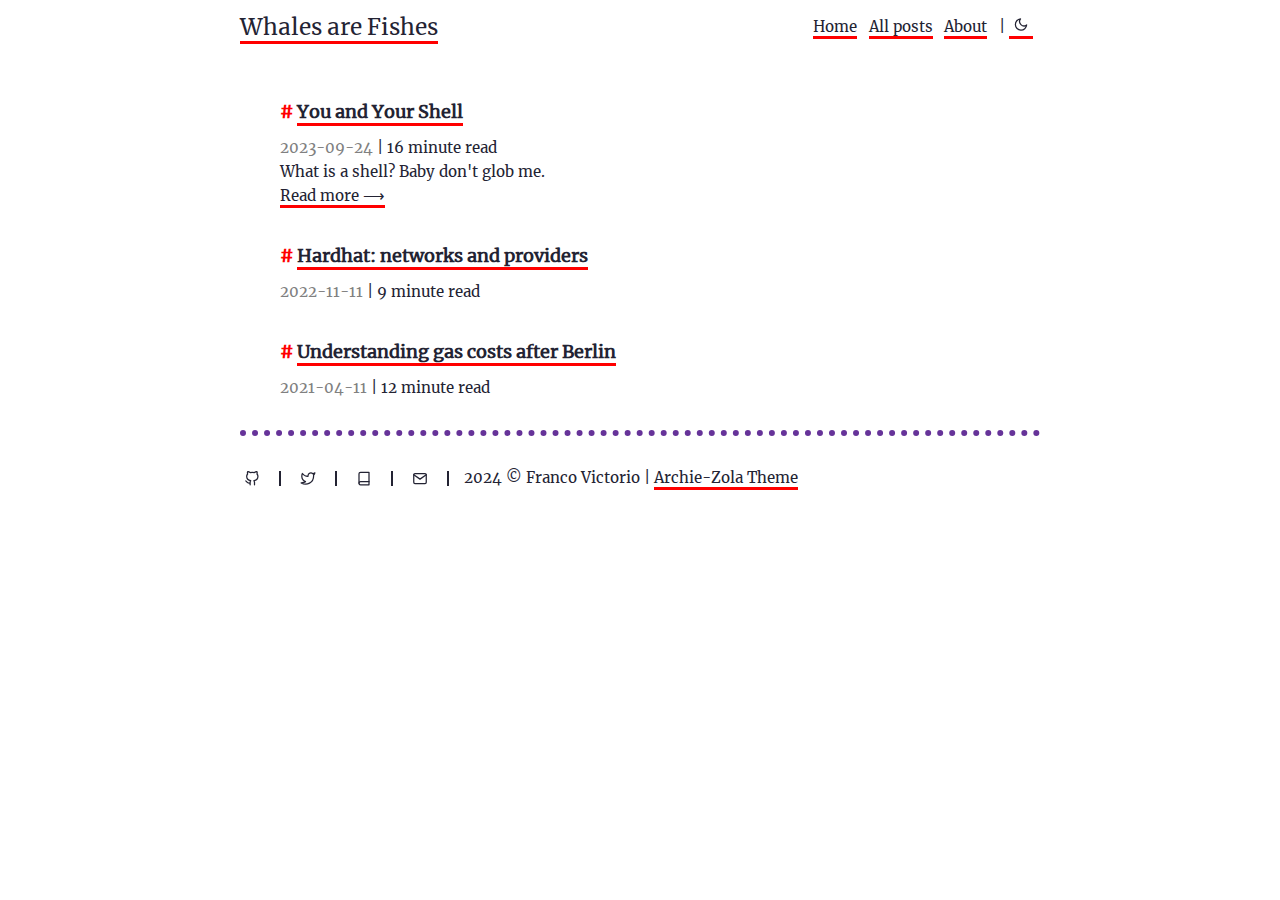
<file: index.html>
<!DOCTYPE html>
<html lang="en">
<head>
    <meta charset="UTF-8">
    <meta http-equiv="X-UA-Compatible" content="IE=edge">
    <meta name="viewport" content="width=device-width, initial-scale=1.0">
    

    
        <title>
            Whales are Fishes
        </title>
        
            <meta property="og:title" content="Whales are Fishes" />
        
    

    
        
    

    
        
    

    
         <link rel="icon" type="image/png" href=&#x2F;icon&#x2F;favicon.png />
    

    

    
        <!-- Global site tag (gtag.js) - Google Analytics -->
        <script async src="https://www.googletagmanager.com/gtag/js?id=G-7N26802D9C"></script>
        <script>
            window.dataLayer = window.dataLayer || [];
            function gtag(){dataLayer.push(arguments);}
            gtag('js', new Date());

            gtag('config', 'G-7N26802D9C');
        </script>
    

    
    
        <script src=https://fvictorio.github.io/js/feather.min.js></script>
    


    
        <link href=https://fvictorio.github.io/css/fonts.css rel="stylesheet" />
    

    <link rel="stylesheet" type="text/css" media="screen" href=https://fvictorio.github.io/css/main.css />

    
        <link
            rel="stylesheet"
            id="darkModeStyle"
            type="text/css"
            href=https://fvictorio.github.io/css/dark.css
            
            
                disabled
            
        />
    


    


</head>


<body>
    <div class="content">
        <header>
    <div class="main" id="main_title">
        <a href=https:&#x2F;&#x2F;fvictorio.github.io&#x2F;>Whales are Fishes</a>
    </div>

    <nav>
        
            <a href=&#x2F;>Home</a>
        
            <a href=&#x2F;posts>All posts</a>
        
            <a href=&#x2F;about>About</a>
        

        

        
            | <a id="dark-mode-toggle" onclick="toggleTheme()" href=""></a>
            <script src=https://fvictorio.github.io/js/themetoggle.js></script>
        
    </nav>
</header>


        
        <main class="list">
            <div class="site-description">
                
            </div>
    <ul><section class="list-item">
            <h1 class="title">
                <a href=https:&#x2F;&#x2F;fvictorio.github.io&#x2F;posts&#x2F;you-and-your-shell&#x2F;>You and Your Shell</a>
            </h1>

            
                <time>2023-09-24</time>
            
            <span>| 16 minute read</span>
            

            <br />
            <div class="description">
                
                    What is a shell? Baby don&#x27;t glob me.
                
            </div>

            
                <a class="readmore" href=https:&#x2F;&#x2F;fvictorio.github.io&#x2F;posts&#x2F;you-and-your-shell&#x2F;>Read more ⟶</a>
            
        </section>

    <section class="list-item">
            <h1 class="title">
                <a href=https:&#x2F;&#x2F;fvictorio.github.io&#x2F;posts&#x2F;hardhat-networks-and-providers&#x2F;>Hardhat: networks and providers</a>
            </h1>

            
                <time>2022-11-11</time>
            
            <span>| 9 minute read</span>
            

            <br />
            <div class="description">
                
                    
                
            </div>

            
        </section>

    <section class="list-item">
            <h1 class="title">
                <a href=https:&#x2F;&#x2F;fvictorio.github.io&#x2F;posts&#x2F;understanding-gas-costs-after-berlin&#x2F;>Understanding gas costs after Berlin</a>
            </h1>

            
                <time>2021-04-11</time>
            
            <span>| 12 minute read</span>
            

            <br />
            <div class="description">
                
                    
                
            </div>

            
        </section>

    </ul>

        </main>

        
            <ul class="pagination">
                

                
            </ul>
        

        

        <footer>
  <div style="display:flex">
    
        <a class="soc" href=https:&#x2F;&#x2F;github.com&#x2F;fvictorio title=GitHub>
            <i data-feather=github></i>
        </a>
    
        <a class="soc" href=https:&#x2F;&#x2F;twitter.com&#x2F;fvictorio_nan title=Twitter>
            <i data-feather=twitter></i>
        </a>
    
        <a class="soc" href=https:&#x2F;&#x2F;goodreads.com&#x2F;fvictorio title=Goodreads>
            <i data-feather=book></i>
        </a>
    
        <a class="soc" href=mailto:victorio.franco@gmail.com title=Email>
            <i data-feather=mail></i>
        </a>
    
  </div>
  <div class="footer-info">
    2024 © Franco Victorio | <a
      href="https://github.com/XXXMrG/archie-zola">Archie-Zola Theme</a>
  </div>
</footer>


<script>
    feather.replace();
</script>


    </div>
</body>

</html>
</file>
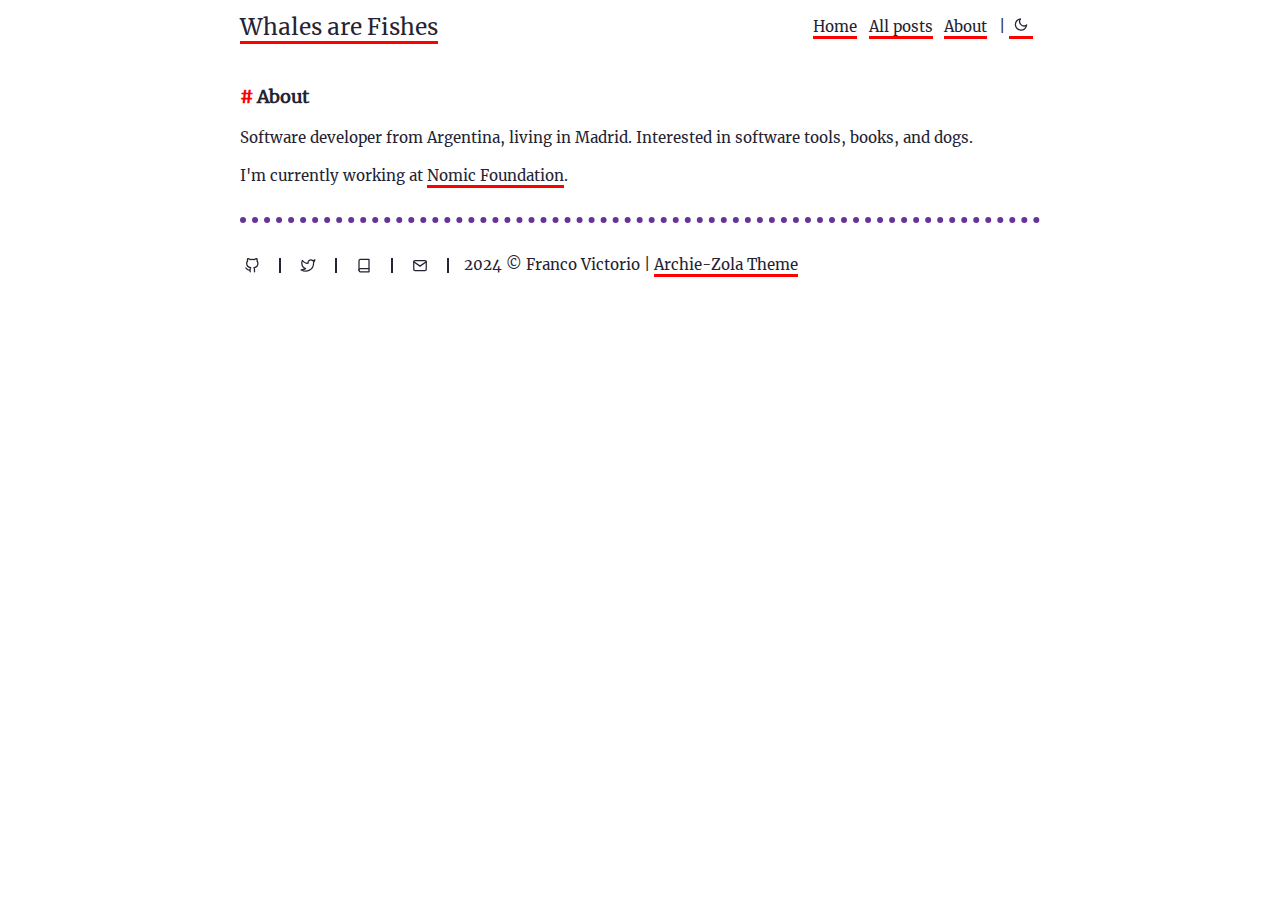
<file: about/index.html>
<!DOCTYPE html>
<html lang="en">
<head>
    <meta charset="UTF-8">
    <meta http-equiv="X-UA-Compatible" content="IE=edge">
    <meta name="viewport" content="width=device-width, initial-scale=1.0">
    

    
        <title>
             About
            
        </title>

        
            <meta property="og:title" content="About" />
        
    

    
        
    

    
        
    

    
         <link rel="icon" type="image/png" href=&#x2F;icon&#x2F;favicon.png />
    

    

    
        <!-- Global site tag (gtag.js) - Google Analytics -->
        <script async src="https://www.googletagmanager.com/gtag/js?id=G-7N26802D9C"></script>
        <script>
            window.dataLayer = window.dataLayer || [];
            function gtag(){dataLayer.push(arguments);}
            gtag('js', new Date());

            gtag('config', 'G-7N26802D9C');
        </script>
    

    
    
        <script src=https://fvictorio.github.io/js/feather.min.js></script>
    


    
        <link href=https://fvictorio.github.io/css/fonts.css rel="stylesheet" />
    

    <link rel="stylesheet" type="text/css" media="screen" href=https://fvictorio.github.io/css/main.css />

    
        <link
            rel="stylesheet"
            id="darkModeStyle"
            type="text/css"
            href=https://fvictorio.github.io/css/dark.css
            
            
                disabled
            
        />
    


    


</head>


<body>
    <div class="content">
        <header>
    <div class="main" id="main_title">
        <a href=https:&#x2F;&#x2F;fvictorio.github.io&#x2F;>Whales are Fishes</a>
    </div>

    <nav>
        
            <a href=&#x2F;>Home</a>
        
            <a href=&#x2F;posts>All posts</a>
        
            <a href=&#x2F;about>About</a>
        

        

        
            | <a id="dark-mode-toggle" onclick="toggleTheme()" href=""></a>
            <script src=https://fvictorio.github.io/js/themetoggle.js></script>
        
    </nav>
</header>


        
    
<main>
    <article>
        <div class="title">
            <h1 class="title">About</h1>
            <div class="meta">
                
                

                
            </div>
        </div>

        

        <section class="body">
            <p>Software developer from Argentina, living in Madrid. Interested in software tools, books, and dogs.</p>
<p>I'm currently working at <a href="https://nomic.foundation/">Nomic Foundation</a>.</p>

        </section>

        

    </article>
</main>



        <footer>
  <div style="display:flex">
    
        <a class="soc" href=https:&#x2F;&#x2F;github.com&#x2F;fvictorio title=GitHub>
            <i data-feather=github></i>
        </a>
    
        <a class="soc" href=https:&#x2F;&#x2F;twitter.com&#x2F;fvictorio_nan title=Twitter>
            <i data-feather=twitter></i>
        </a>
    
        <a class="soc" href=https:&#x2F;&#x2F;goodreads.com&#x2F;fvictorio title=Goodreads>
            <i data-feather=book></i>
        </a>
    
        <a class="soc" href=mailto:victorio.franco@gmail.com title=Email>
            <i data-feather=mail></i>
        </a>
    
  </div>
  <div class="footer-info">
    2024 © Franco Victorio | <a
      href="https://github.com/XXXMrG/archie-zola">Archie-Zola Theme</a>
  </div>
</footer>


<script>
    feather.replace();
</script>


    </div>
</body>

</html>
</file>
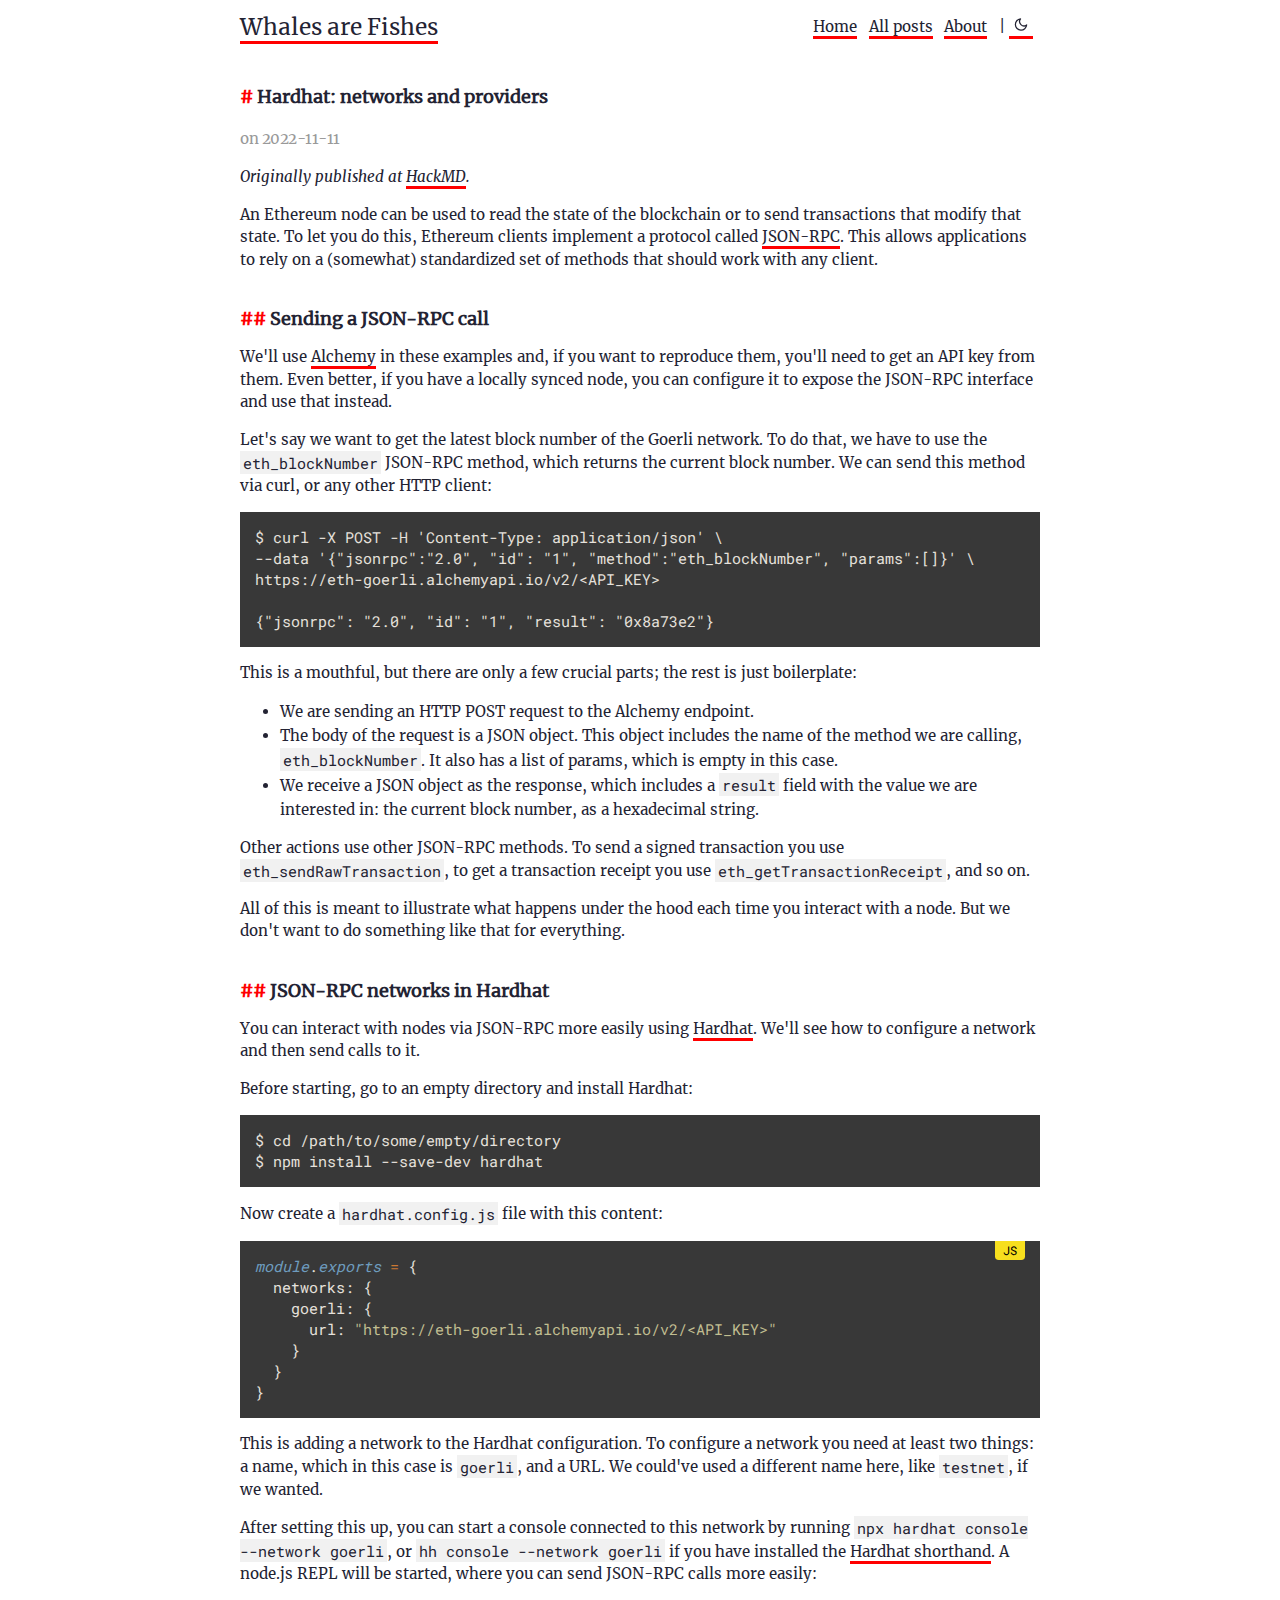
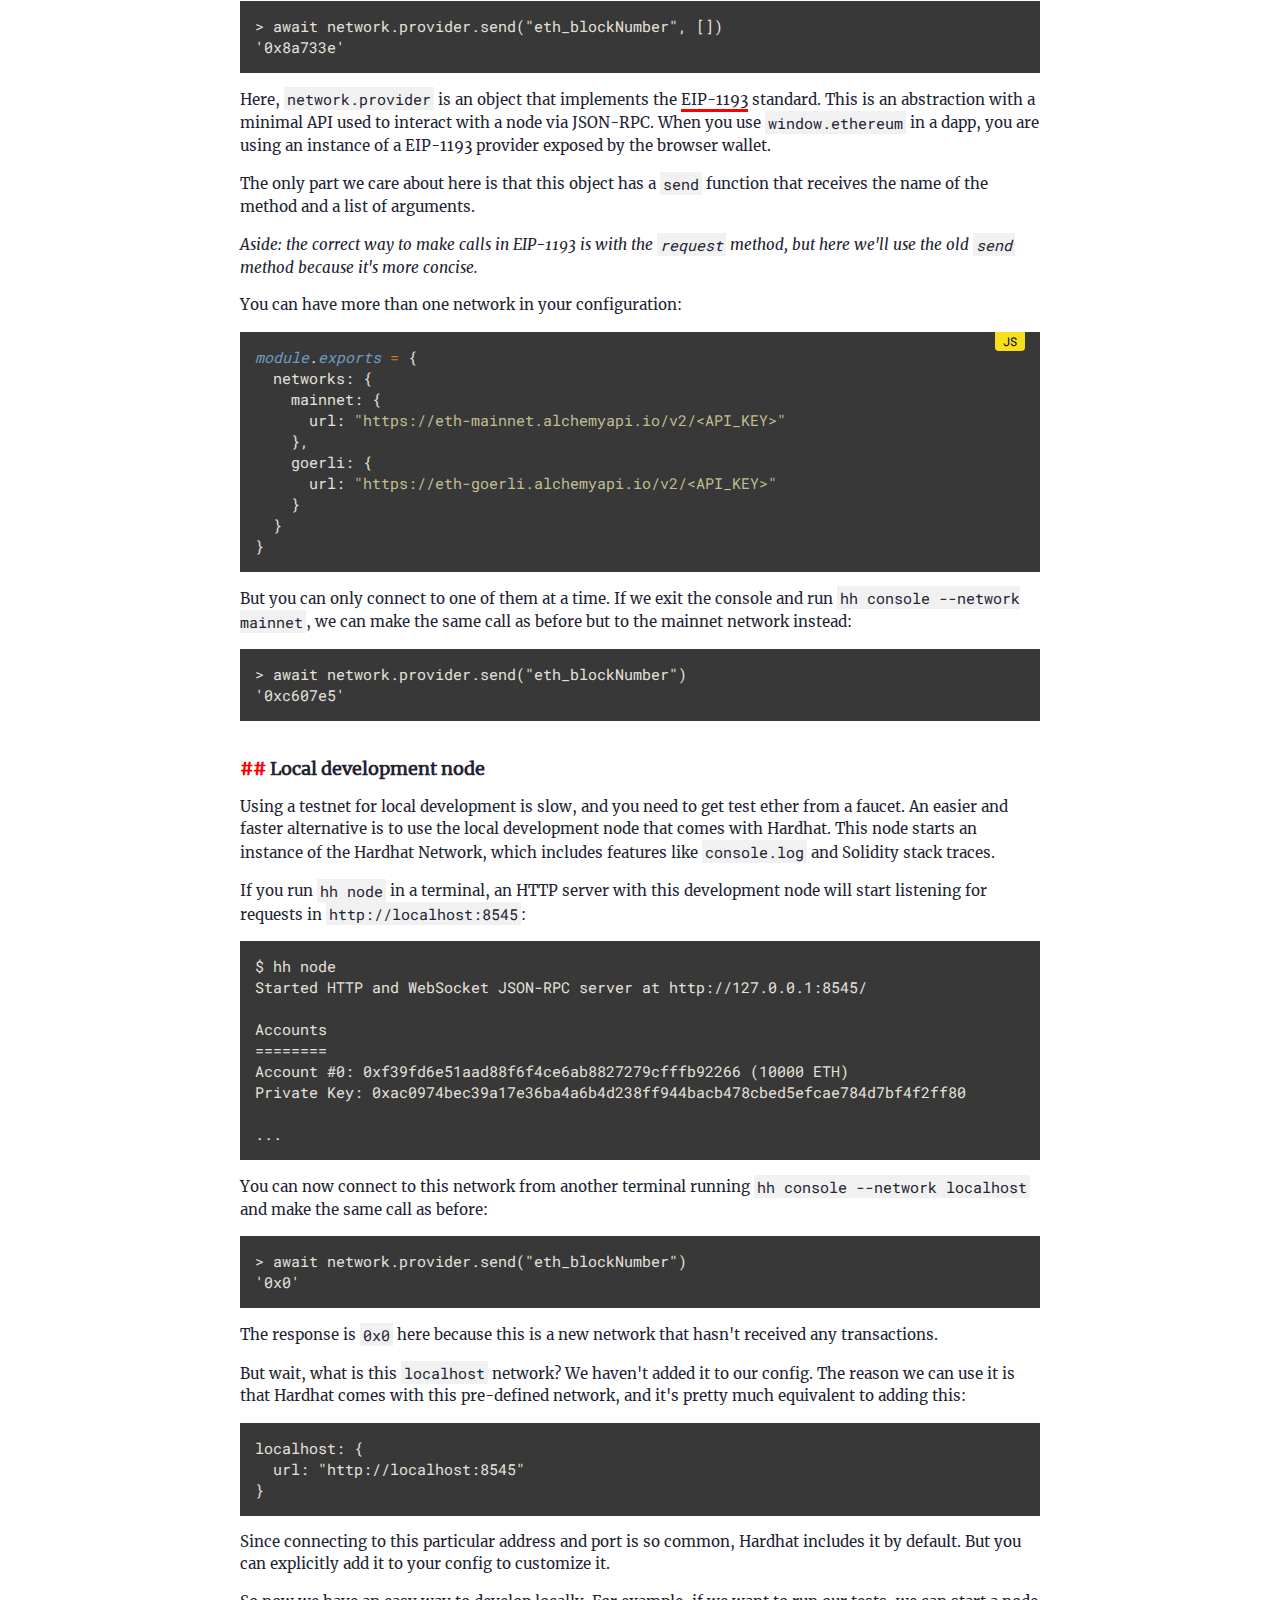
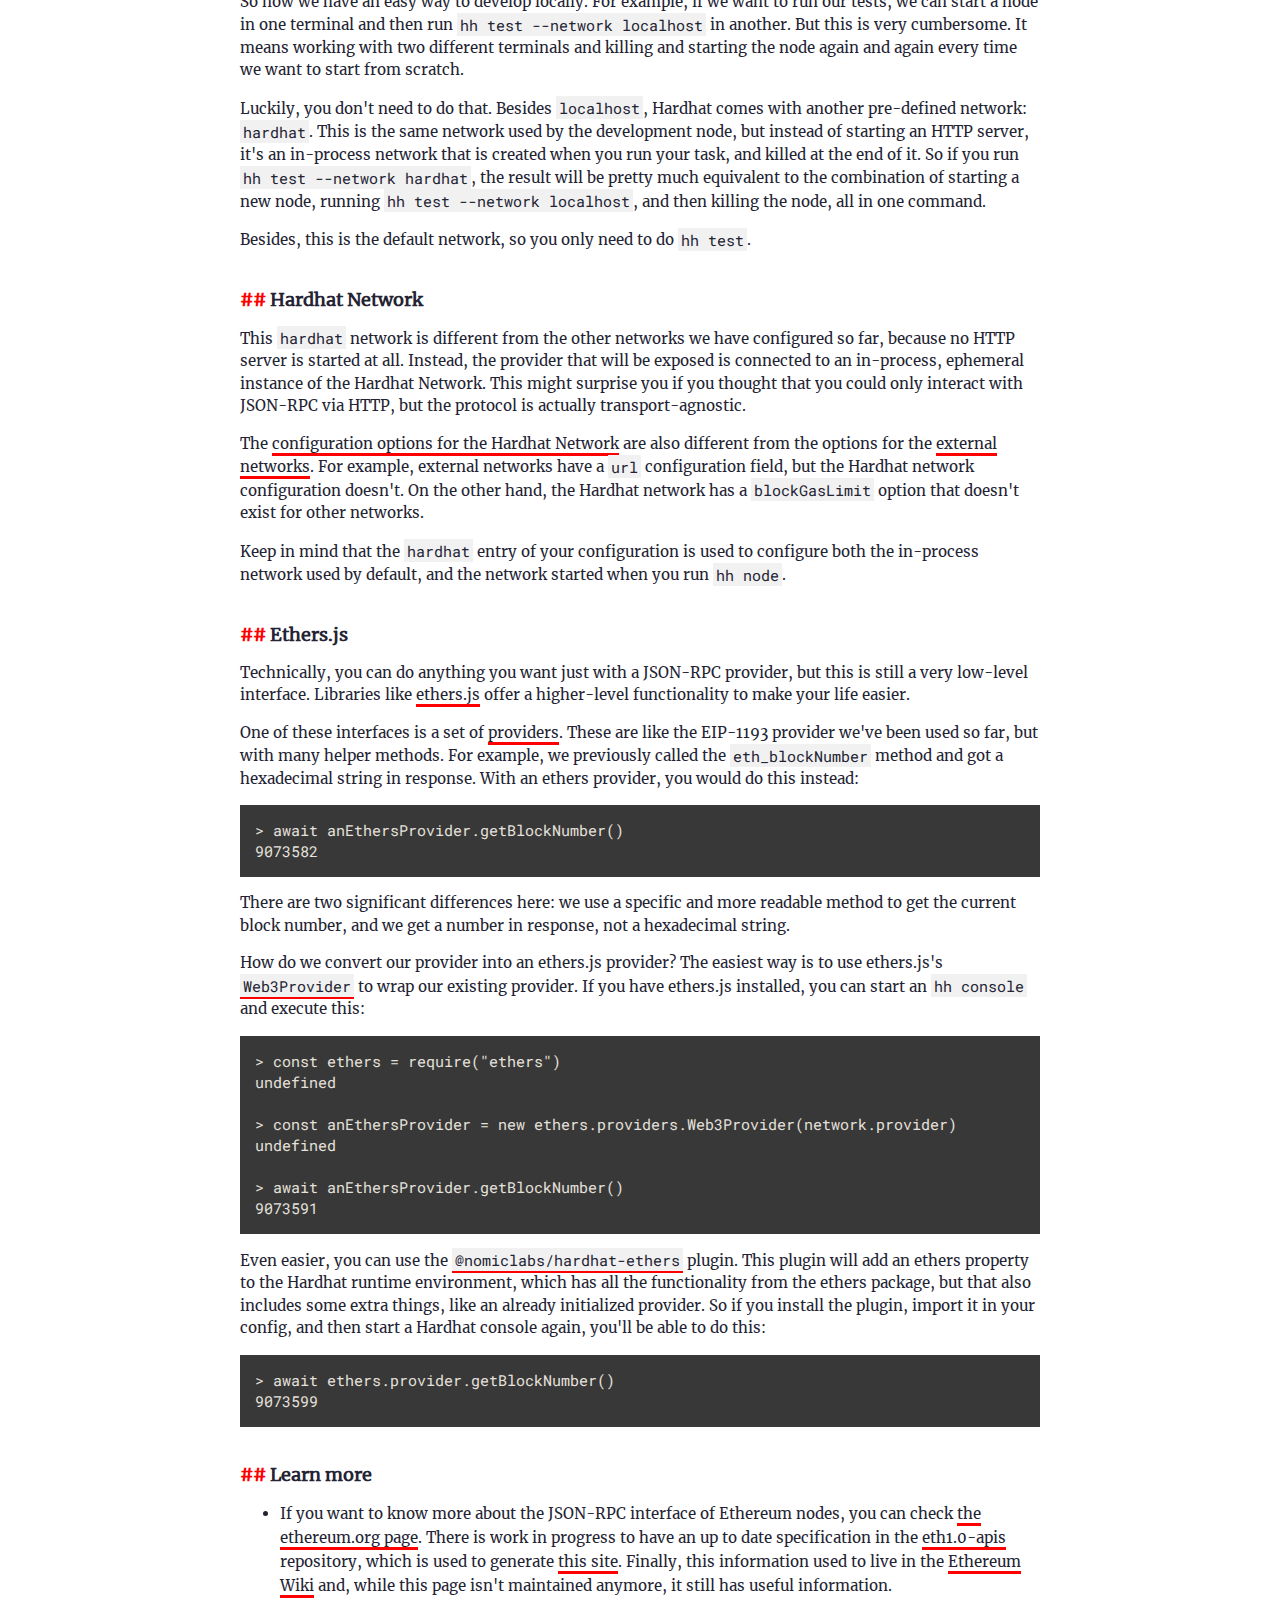
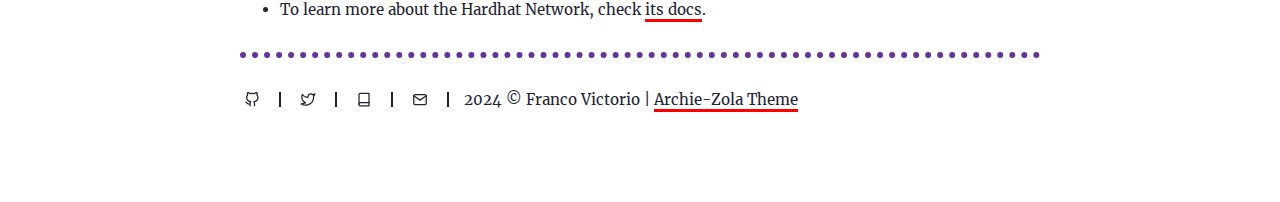
<file: posts/hardhat-networks-and-providers/index.html>
<!DOCTYPE html>
<html lang="en">
<head>
    <meta charset="UTF-8">
    <meta http-equiv="X-UA-Compatible" content="IE=edge">
    <meta name="viewport" content="width=device-width, initial-scale=1.0">
    

    
        <title>
             Hardhat: networks and providers
            
        </title>

        
            <meta property="og:title" content="Hardhat: networks and providers" />
        
    

    
        
    

    
        
    

    
         <link rel="icon" type="image/png" href=&#x2F;icon&#x2F;favicon.png />
    

    

    
        <!-- Global site tag (gtag.js) - Google Analytics -->
        <script async src="https://www.googletagmanager.com/gtag/js?id=G-7N26802D9C"></script>
        <script>
            window.dataLayer = window.dataLayer || [];
            function gtag(){dataLayer.push(arguments);}
            gtag('js', new Date());

            gtag('config', 'G-7N26802D9C');
        </script>
    

    
    
        <script src=https://fvictorio.github.io/js/feather.min.js></script>
    


    
        <link href=https://fvictorio.github.io/css/fonts.css rel="stylesheet" />
    

    <link rel="stylesheet" type="text/css" media="screen" href=https://fvictorio.github.io/css/main.css />

    
        <link
            rel="stylesheet"
            id="darkModeStyle"
            type="text/css"
            href=https://fvictorio.github.io/css/dark.css
            
            
                disabled
            
        />
    


    


</head>


<body>
    <div class="content">
        <header>
    <div class="main" id="main_title">
        <a href=https:&#x2F;&#x2F;fvictorio.github.io&#x2F;>Whales are Fishes</a>
    </div>

    <nav>
        
            <a href=&#x2F;>Home</a>
        
            <a href=&#x2F;posts>All posts</a>
        
            <a href=&#x2F;about>About</a>
        

        

        
            | <a id="dark-mode-toggle" onclick="toggleTheme()" href=""></a>
            <script src=https://fvictorio.github.io/js/themetoggle.js></script>
        
    </nav>
</header>


        
    
<main>
    <article>
        <div class="title">
            <h1 class="title">Hardhat: networks and providers</h1>
            <div class="meta">
                
                
                    on  2022-11-11
                

                
            </div>
        </div>

        

        <section class="body">
            <p><em>Originally published at <a href="https://hackmd.io/@fvictorio/hardhat-networks-and-providers">HackMD</a>.</em></p>
<p>An Ethereum node can be used to read the state of the blockchain or to send transactions that modify that state. To let you do this, Ethereum clients implement a protocol called <a href="https://en.wikipedia.org/wiki/JSON-RPC">JSON-RPC</a>. This allows applications to rely on a (somewhat) standardized set of methods that should work with any client.</p>
<h2 id="sending-a-json-rpc-call">Sending a JSON-RPC call</h2>
<p>We'll use <a href="https://www.alchemy.com/">Alchemy</a> in these examples and, if you want to reproduce them, you'll need to get an API key from them. Even better, if you have a locally synced node, you can configure it to expose the JSON-RPC interface and use that instead.</p>
<p>Let's say we want to get the latest block number of the Goerli network. To do that, we have to use the <code>eth_blockNumber</code> JSON-RPC method, which returns the current block number. We can send this method via curl, or any other HTTP client:</p>
<pre style="background-color:#383838;color:#e6e1dc;"><code><span>$ curl -X POST -H &#39;Content-Type: application/json&#39; \
</span><span>--data &#39;{&quot;jsonrpc&quot;:&quot;2.0&quot;, &quot;id&quot;: &quot;1&quot;, &quot;method&quot;:&quot;eth_blockNumber&quot;, &quot;params&quot;:[]}&#39; \
</span><span>https://eth-goerli.alchemyapi.io/v2/&lt;API_KEY&gt;
</span><span>
</span><span>{&quot;jsonrpc&quot;: &quot;2.0&quot;, &quot;id&quot;: &quot;1&quot;, &quot;result&quot;: &quot;0x8a73e2&quot;}
</span></code></pre>
<p>This is a mouthful, but there are only a few crucial parts; the rest is just boilerplate:</p>
<ul>
<li>We are sending an HTTP POST request to the Alchemy endpoint.</li>
<li>The body of the request is a JSON object. This object includes the name of the method we are calling, <code>eth_blockNumber</code>. It also has a list of params, which is empty in this case.</li>
<li>We receive a JSON object as the response, which includes a <code>result</code> field with the value we are interested in: the current block number, as a hexadecimal string.</li>
</ul>
<p>Other actions use other JSON-RPC methods. To send a signed transaction you use <code>eth_sendRawTransaction</code>, to get a transaction receipt you use <code>eth_getTransactionReceipt</code>, and so on.</p>
<p>All of this is meant to illustrate what happens under the hood each time you interact with a node. But we don't want to do something like that for everything.</p>
<h2 id="json-rpc-networks-in-hardhat">JSON-RPC networks in Hardhat</h2>
<p>You can interact with nodes via JSON-RPC more easily using <a href="https://hardhat.org/">Hardhat</a>. We'll see how to configure a network and then send calls to it.</p>
<p>Before starting, go to an empty directory and install Hardhat:</p>
<pre style="background-color:#383838;color:#e6e1dc;"><code><span>$ cd /path/to/some/empty/directory
</span><span>$ npm install --save-dev hardhat
</span></code></pre>
<p>Now create a <code>hardhat.config.js</code> file with this content:</p>
<pre data-lang="js" style="background-color:#383838;color:#e6e1dc;" class="language-js "><code class="language-js" data-lang="js"><span style="font-style:italic;color:#6e9cbe;">module</span><span>.</span><span style="font-style:italic;color:#6e9cbe;">exports </span><span style="color:#cc7833;">= </span><span>{
</span><span>  networks: {
</span><span>    goerli: {
</span><span>      url: </span><span style="color:#c1be91;">&quot;https://eth-goerli.alchemyapi.io/v2/&lt;API_KEY&gt;&quot;
</span><span>    }
</span><span>  }
</span><span>}
</span></code></pre>
<p>This is adding a network to the Hardhat configuration. To configure a network you need at least two things: a name, which in this case is <code>goerli</code>, and a URL. We could've used a different name here, like <code>testnet</code>, if we wanted.</p>
<p>After setting this up, you can start a console connected to this network by running <code>npx hardhat console --network goerli</code>, or <code>hh console --network goerli</code> if you have installed the <a href="https://hardhat.org/guides/shorthand.html">Hardhat shorthand</a>. A node.js REPL will be started, where you can send JSON-RPC calls more easily:</p>
<pre style="background-color:#383838;color:#e6e1dc;"><code><span>&gt; await network.provider.send(&quot;eth_blockNumber&quot;, [])
</span><span>&#39;0x8a733e&#39;
</span></code></pre>
<p>Here, <code>network.provider</code> is an object that implements the <a href="https://github.com/ethereum/EIPs/blob/master/EIPS/eip-1193.md">EIP-1193</a> standard. This is an abstraction with a minimal API used to interact with a node via JSON-RPC. When you use <code>window.ethereum</code> in a dapp, you are using an instance of a EIP-1193 provider exposed by the browser wallet.</p>
<p>The only part we care about here is that this object has a <code>send</code> function that receives the name of the method and a list of arguments.</p>
<p><em>Aside: the correct way to make calls in EIP-1193 is with the <code>request</code> method, but here we'll use the old <code>send</code> method because it's more concise.</em></p>
<p>You can have more than one network in your configuration:</p>
<pre data-lang="js" style="background-color:#383838;color:#e6e1dc;" class="language-js "><code class="language-js" data-lang="js"><span style="font-style:italic;color:#6e9cbe;">module</span><span>.</span><span style="font-style:italic;color:#6e9cbe;">exports </span><span style="color:#cc7833;">= </span><span>{
</span><span>  networks: {
</span><span>    mainnet: {
</span><span>      url: </span><span style="color:#c1be91;">&quot;https://eth-mainnet.alchemyapi.io/v2/&lt;API_KEY&gt;&quot;
</span><span>    },
</span><span>    goerli: {
</span><span>      url: </span><span style="color:#c1be91;">&quot;https://eth-goerli.alchemyapi.io/v2/&lt;API_KEY&gt;&quot;
</span><span>    }
</span><span>  }
</span><span>}
</span></code></pre>
<p>But you can only connect to one of them at a time. If we exit the console and run <code>hh console --network mainnet</code>, we can make the same call as before but to the mainnet network instead:</p>
<pre style="background-color:#383838;color:#e6e1dc;"><code><span>&gt; await network.provider.send(&quot;eth_blockNumber&quot;)
</span><span>&#39;0xc607e5&#39;
</span></code></pre>
<h2 id="local-development-node">Local development node</h2>
<p>Using a testnet for local development is slow, and you need to get test ether from a faucet. An easier and faster alternative is to use the local development node that comes with Hardhat. This node starts an instance of the Hardhat Network, which includes features like <code>console.log</code> and Solidity stack traces.</p>
<p>If you run <code>hh node</code> in a terminal, an HTTP server with this development node will start listening for requests in <code>http://localhost:8545</code>:</p>
<pre style="background-color:#383838;color:#e6e1dc;"><code><span>$ hh node
</span><span>Started HTTP and WebSocket JSON-RPC server at http://127.0.0.1:8545/
</span><span>
</span><span>Accounts
</span><span>========
</span><span>Account #0: 0xf39fd6e51aad88f6f4ce6ab8827279cfffb92266 (10000 ETH)
</span><span>Private Key: 0xac0974bec39a17e36ba4a6b4d238ff944bacb478cbed5efcae784d7bf4f2ff80
</span><span>
</span><span>...
</span></code></pre>
<p>You can now connect to this network from another terminal running <code>hh console --network localhost</code> and make the same call as before:</p>
<pre style="background-color:#383838;color:#e6e1dc;"><code><span>&gt; await network.provider.send(&quot;eth_blockNumber&quot;)
</span><span>&#39;0x0&#39;
</span></code></pre>
<p>The response is <code>0x0</code> here because this is a new network that hasn't received any transactions.</p>
<p>But wait, what is this <code>localhost</code> network? We haven't added it to our config. The reason we can use it is that Hardhat comes with this pre-defined network, and it's pretty much equivalent to adding this:</p>
<pre style="background-color:#383838;color:#e6e1dc;"><code><span>localhost: {
</span><span>  url: &quot;http://localhost:8545&quot;
</span><span>}
</span></code></pre>
<p>Since connecting to this particular address and port is so common, Hardhat includes it by default. But you can explicitly add it to your config to customize it.</p>
<p>So now we have an easy way to develop locally. For example, if we want to run our tests, we can start a node in one terminal and then run <code>hh test --network localhost</code> in another. But this is very cumbersome. It means working with two different terminals and killing and starting the node again and again every time we want to start from scratch.</p>
<p>Luckily, you don't need to do that. Besides <code>localhost</code>, Hardhat comes with another pre-defined network: <code>hardhat</code>. This is the same network used by the development node, but instead of starting an HTTP server, it's an in-process network that is created when you run your task, and killed at the end of it. So if you run <code>hh test --network hardhat</code>, the result will be pretty much equivalent to the combination of starting a new node, running <code>hh test --network localhost</code>, and then killing the node, all in one command.</p>
<p>Besides, this is the default network, so you only need to do <code>hh test</code>.</p>
<h2 id="hardhat-network">Hardhat Network</h2>
<p>This <code>hardhat</code> network is different from the other networks we have configured so far, because no HTTP server is started at all. Instead, the provider that will be exposed is connected to an in-process, ephemeral instance of the Hardhat Network. This might surprise you if you thought that you could only interact with JSON-RPC via HTTP, but the protocol is actually transport-agnostic.</p>
<p>The <a href="https://hardhat.org/hardhat-network/reference/#config">configuration options for the Hardhat Network</a> are also different from the options for the <a href="https://hardhat.org/config/#json-rpc-based-networks">external networks</a>. For example, external networks have a <code>url</code> configuration field, but the Hardhat network configuration doesn't. On the other hand, the Hardhat network has a <code>blockGasLimit</code> option that doesn't exist for other networks.</p>
<p>Keep in mind that the <code>hardhat</code> entry of your configuration is used to configure both the in-process network used by default, and the network started when you run <code>hh node</code>.</p>
<h2 id="ethers-js">Ethers.js</h2>
<p>Technically, you can do anything you want just with a JSON-RPC provider, but this is still a very low-level interface. Libraries like <a href="https://docs.ethers.io/v5/">ethers.js</a> offer a higher-level functionality to make your life easier.</p>
<p>One of these interfaces is a set of <a href="https://docs.ethers.io/v5/single-page/#/v5/api/providers/">providers</a>. These are like the EIP-1193 provider we've been used so far, but with many helper methods. For example, we previously called the <code>eth_blockNumber</code> method and got a hexadecimal string in response. With an ethers provider, you would do this instead:</p>
<pre style="background-color:#383838;color:#e6e1dc;"><code><span>&gt; await anEthersProvider.getBlockNumber()
</span><span>9073582
</span></code></pre>
<p>There are two significant differences here: we use a specific and more readable method to get the current block number, and we get a number in response, not a hexadecimal string.</p>
<p>How do we convert our provider into an ethers.js provider? The easiest way is to use ethers.js's <a href="https://docs.ethers.io/v5/single-page/#/v5/api/providers/other/-%23-Web3Provider"><code>Web3Provider</code></a> to wrap our existing provider. If you have ethers.js installed, you can start an <code>hh console</code> and execute this:</p>
<pre style="background-color:#383838;color:#e6e1dc;"><code><span>&gt; const ethers = require(&quot;ethers&quot;)
</span><span>undefined
</span><span>
</span><span>&gt; const anEthersProvider = new ethers.providers.Web3Provider(network.provider)
</span><span>undefined
</span><span>
</span><span>&gt; await anEthersProvider.getBlockNumber()
</span><span>9073591
</span></code></pre>
<p>Even easier, you can use the <a href="https://hardhat.org/plugins/nomiclabs-hardhat-ethers.html"><code>@nomiclabs/hardhat-ethers</code></a> plugin. This plugin will add an ethers property to the Hardhat runtime environment, which has all the functionality from the ethers package, but that also includes some extra things, like an already initialized provider. So if you install the plugin, import it in your config, and then start a Hardhat console again, you'll be able to do this:</p>
<pre style="background-color:#383838;color:#e6e1dc;"><code><span>&gt; await ethers.provider.getBlockNumber()
</span><span>9073599
</span></code></pre>
<h2 id="learn-more">Learn more</h2>
<ul>
<li>If you want to know more about the JSON-RPC interface of Ethereum nodes, you can check <a href="https://ethereum.org/en/developers/docs/apis/json-rpc/">the ethereum.org page</a>. There is work in progress to have an up to date specification in the <a href="https://github.com/ethereum/eth1.0-apis">eth1.0-apis</a> repository, which is used to generate <a href="https://playground.open-rpc.org/?schemaUrl=https://raw.githubusercontent.com/ethereum/eth1.0-apis/assembled-spec/openrpc.json&amp;uiSchema%5BappBar%5D%5Bui:splitView%5D=false&amp;uiSchema%5BappBar%5D%5Bui:input%5D=false&amp;uiSchema%5BappBar%5D%5Bui:examplesDropdown%5D=false">this site</a>. Finally, this information used to live in the <a href="https://eth.wiki/json-rpc/API">Ethereum Wiki</a> and, while this page isn't maintained anymore, it still has useful information.</li>
<li>To learn more about the Hardhat Network, check <a href="https://hardhat.org/hardhat-network/">its docs</a>.</li>
</ul>

        </section>

        

    </article>
</main>



        <footer>
  <div style="display:flex">
    
        <a class="soc" href=https:&#x2F;&#x2F;github.com&#x2F;fvictorio title=GitHub>
            <i data-feather=github></i>
        </a>
    
        <a class="soc" href=https:&#x2F;&#x2F;twitter.com&#x2F;fvictorio_nan title=Twitter>
            <i data-feather=twitter></i>
        </a>
    
        <a class="soc" href=https:&#x2F;&#x2F;goodreads.com&#x2F;fvictorio title=Goodreads>
            <i data-feather=book></i>
        </a>
    
        <a class="soc" href=mailto:victorio.franco@gmail.com title=Email>
            <i data-feather=mail></i>
        </a>
    
  </div>
  <div class="footer-info">
    2024 © Franco Victorio | <a
      href="https://github.com/XXXMrG/archie-zola">Archie-Zola Theme</a>
  </div>
</footer>


<script>
    feather.replace();
</script>


    </div>
</body>

</html>
</file>
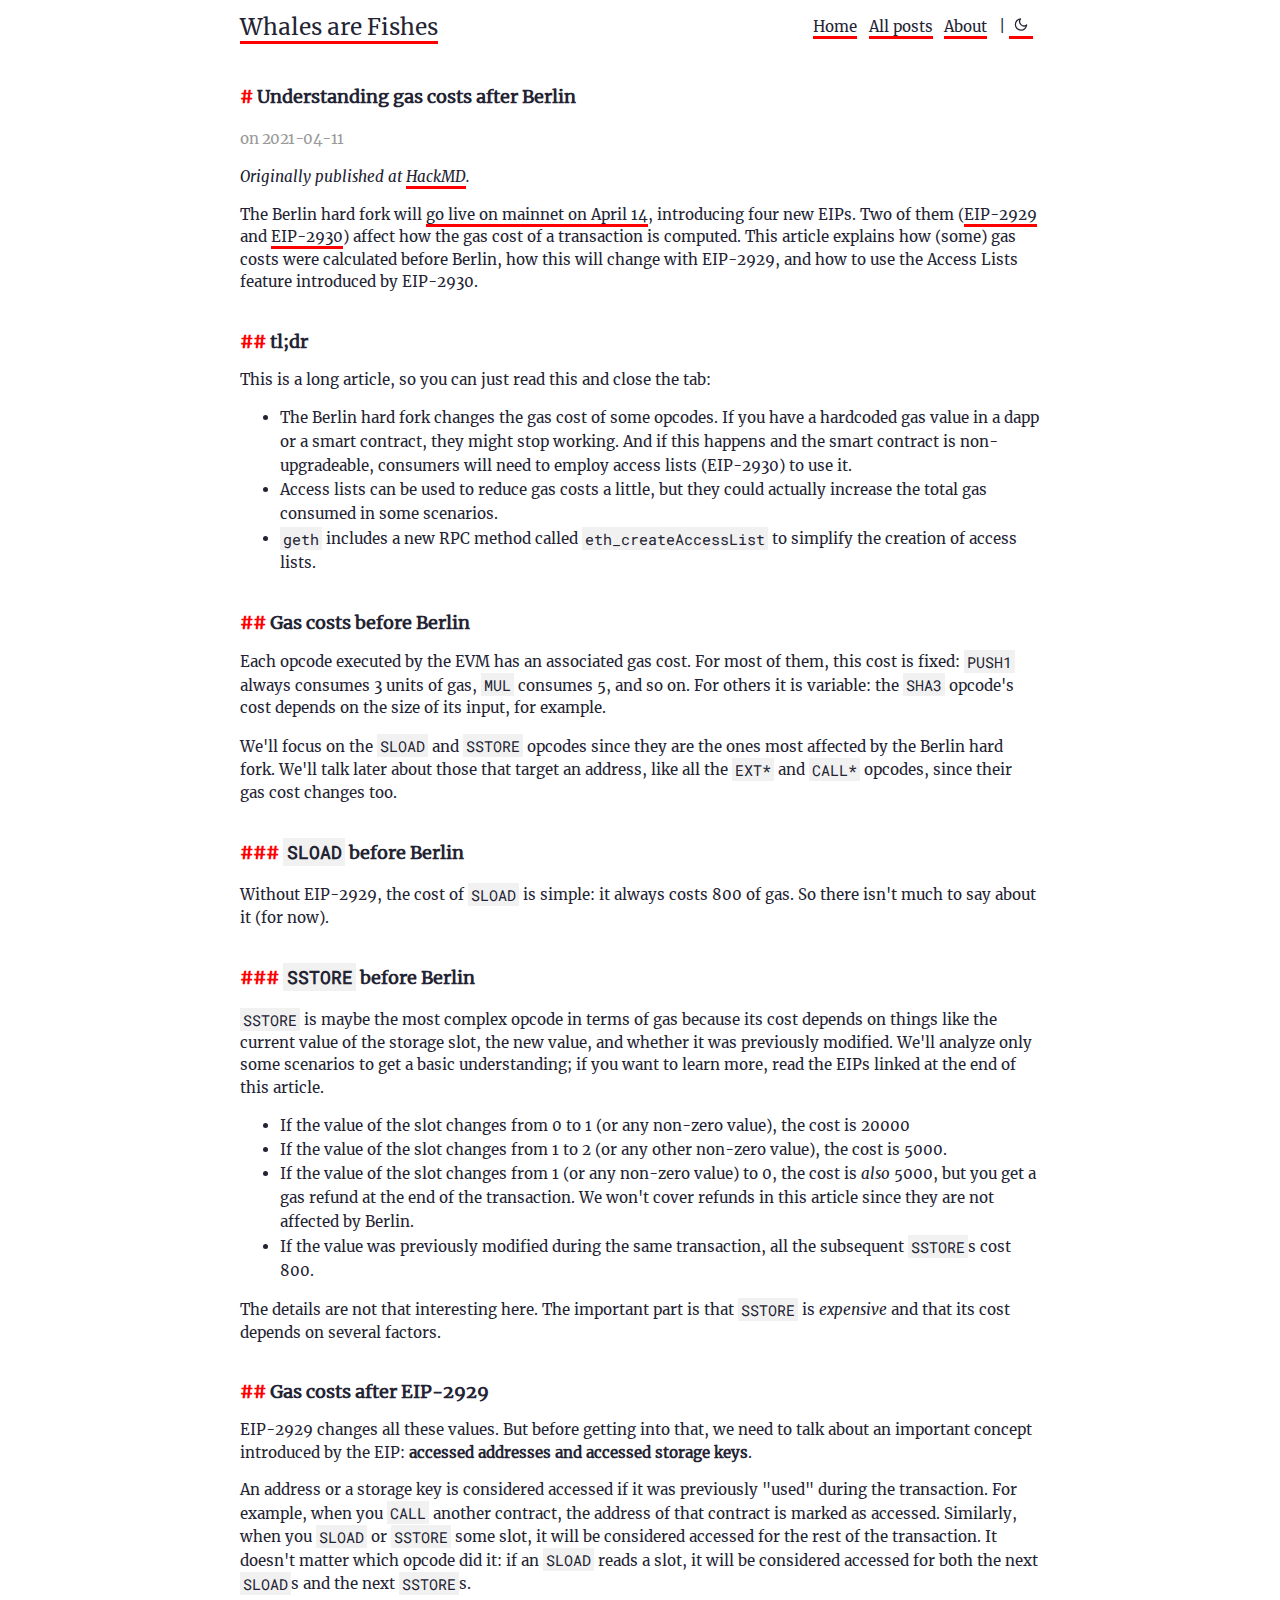
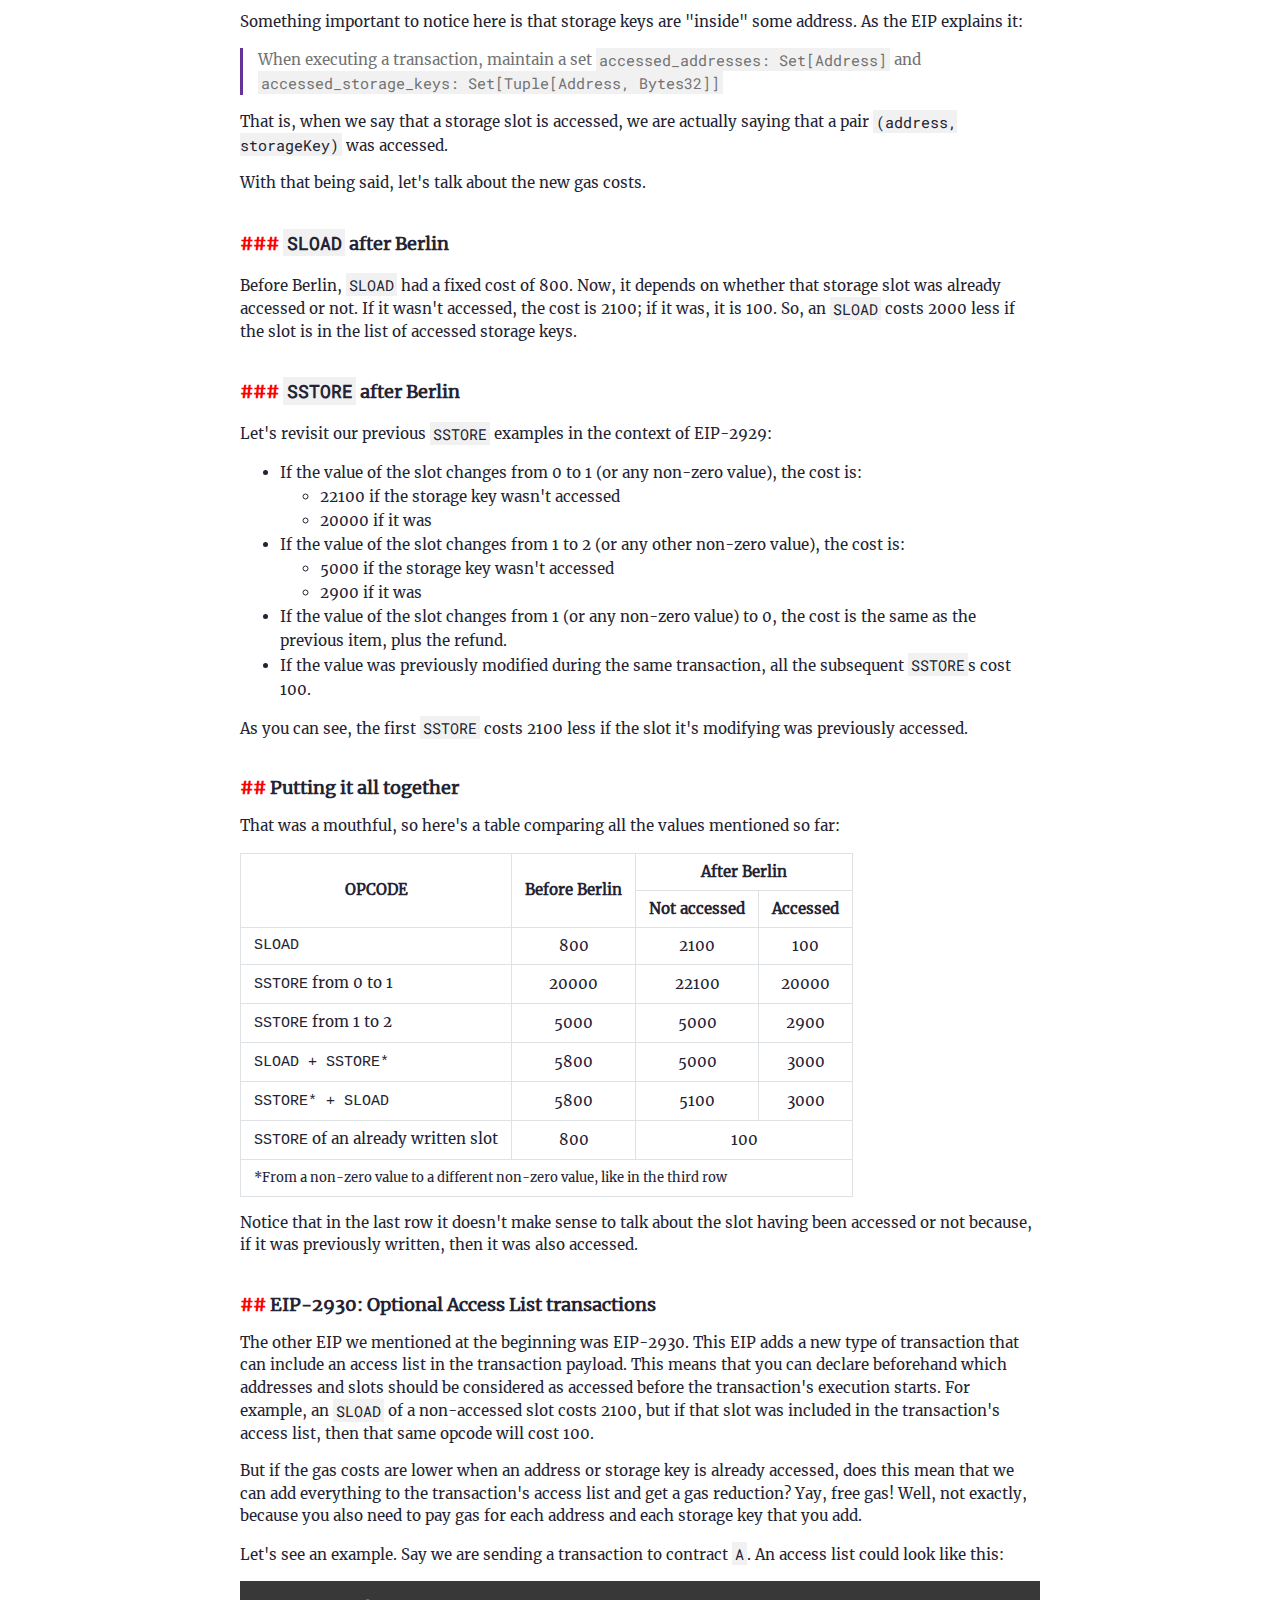
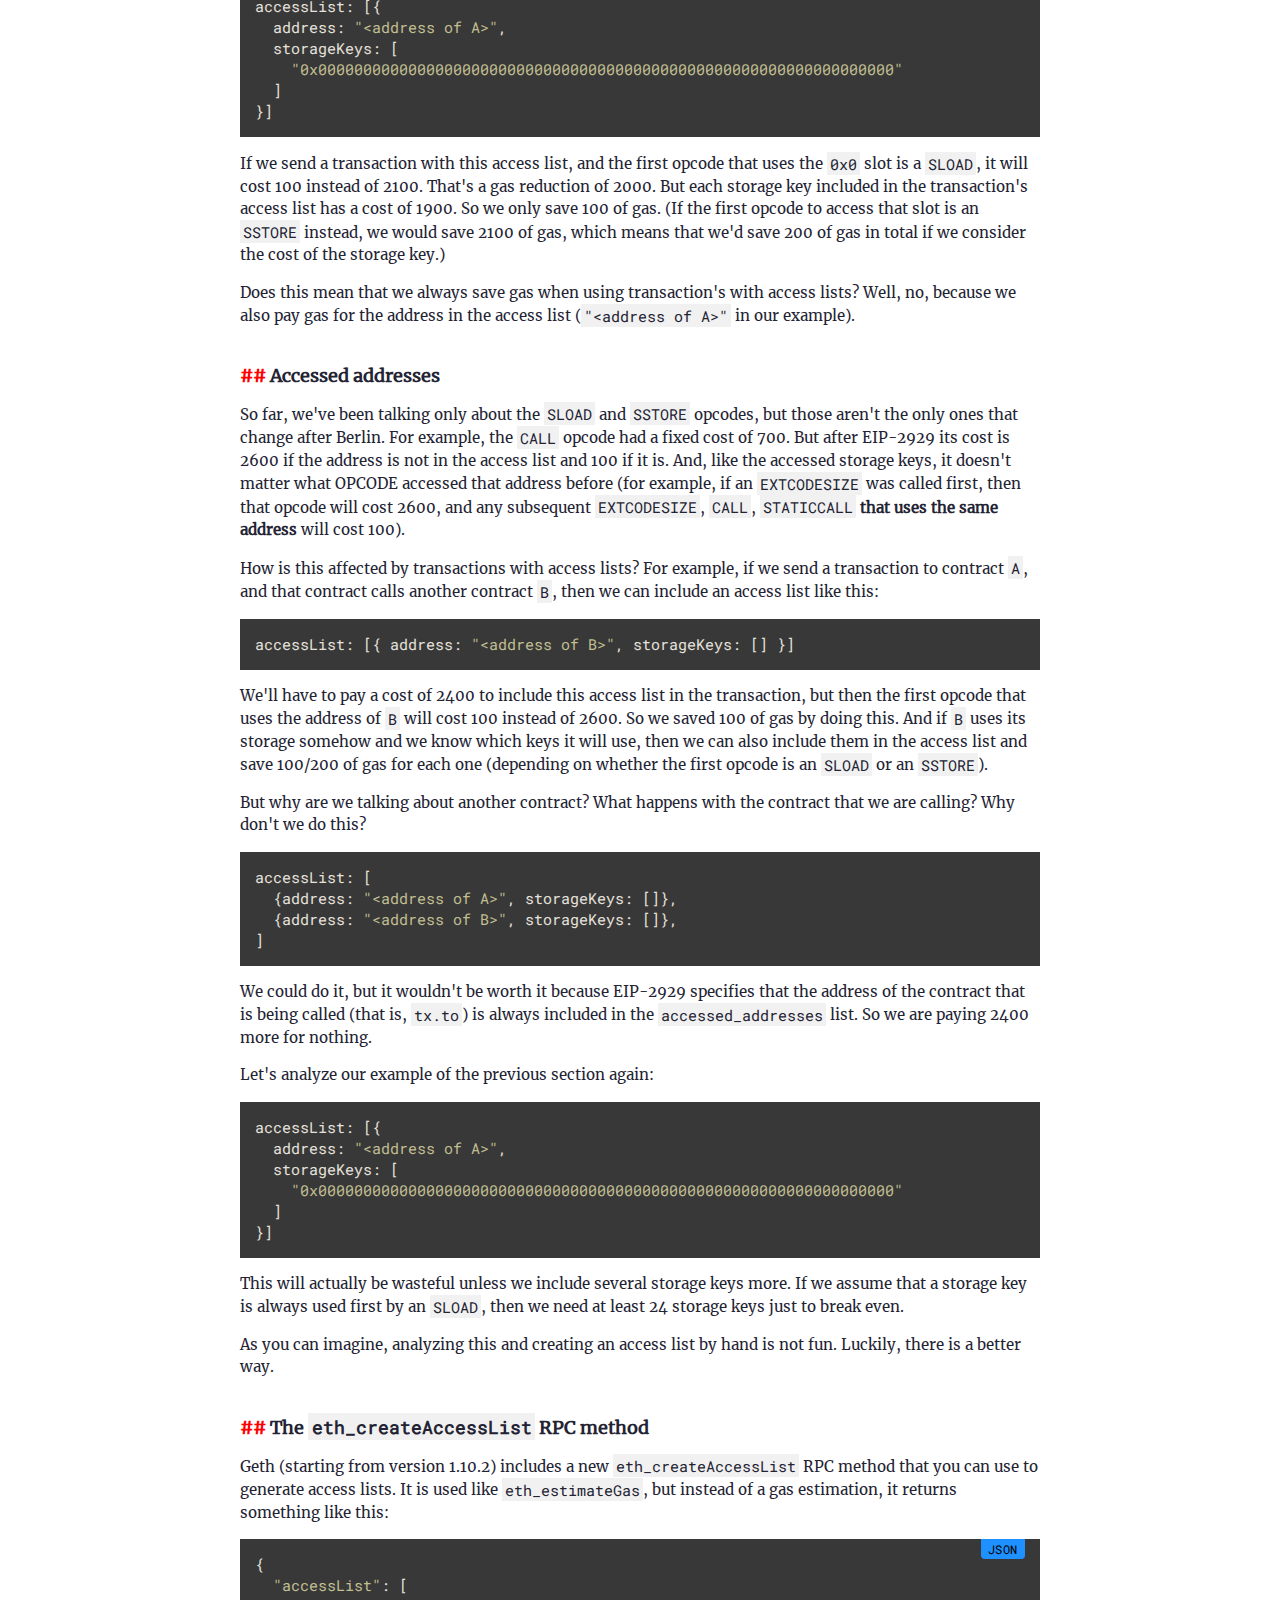
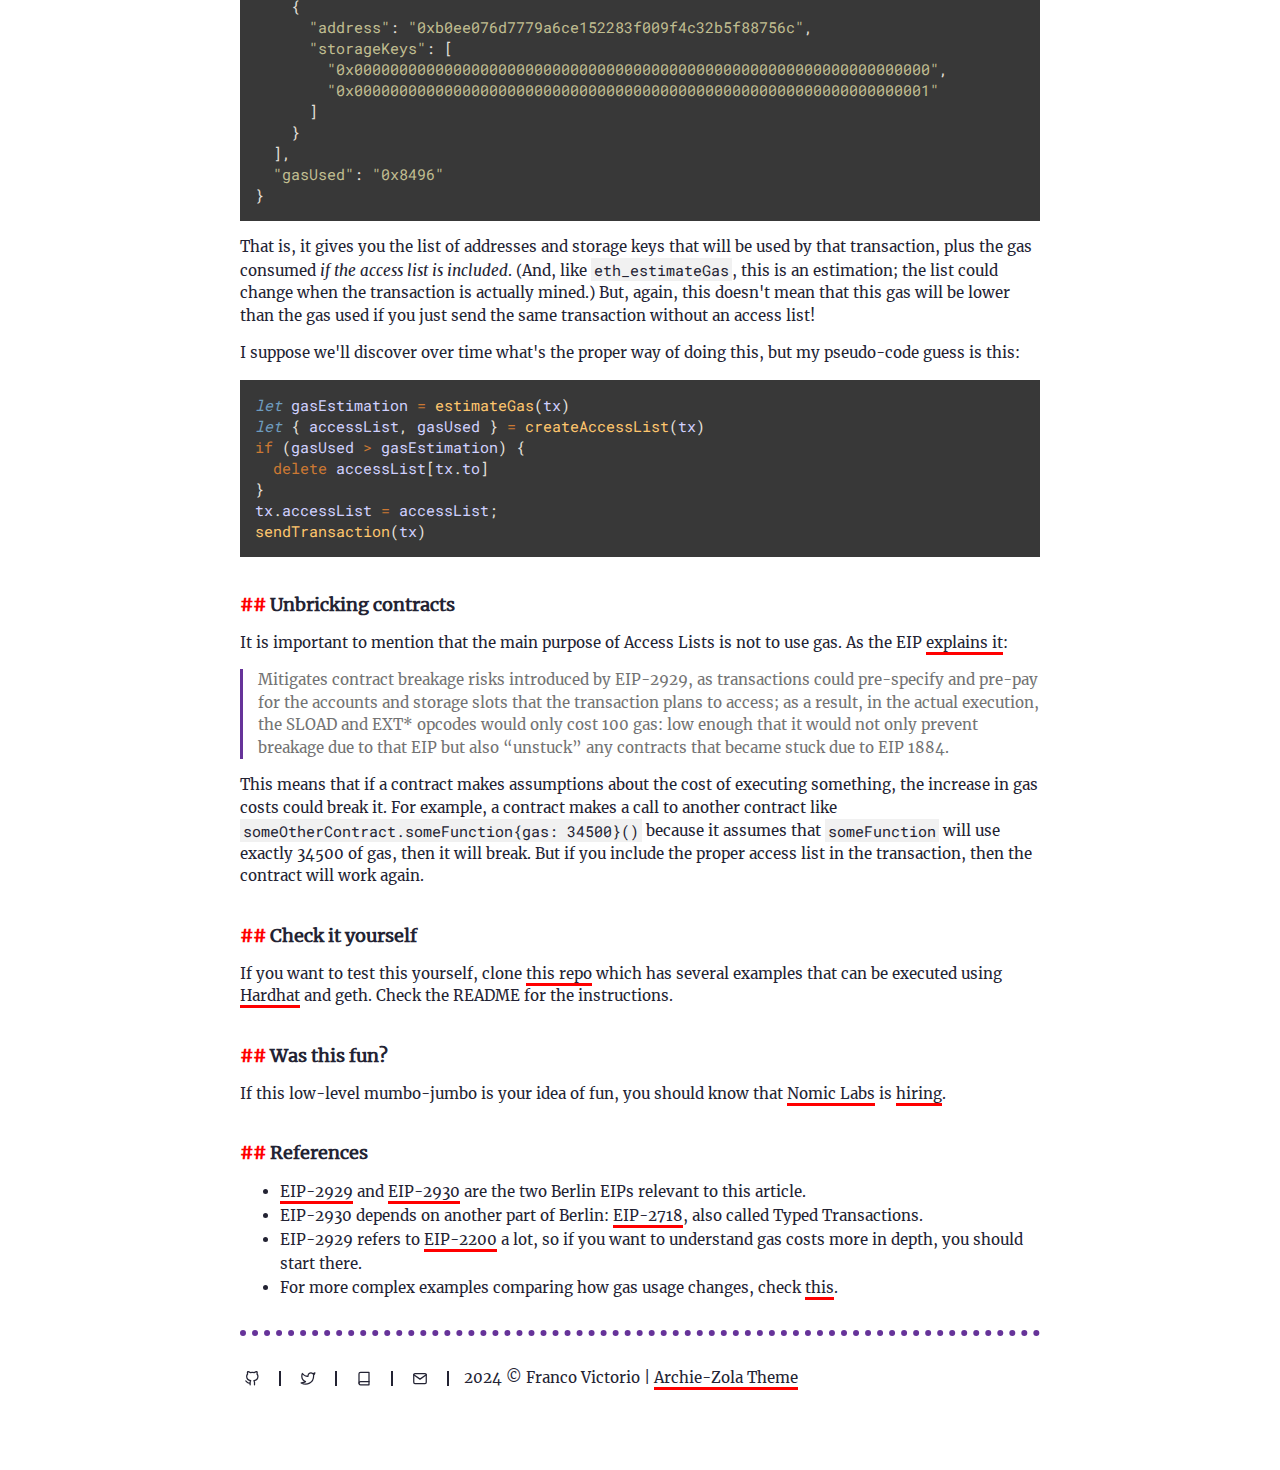
<file: posts/understanding-gas-costs-after-berlin/index.html>
<!DOCTYPE html>
<html lang="en">
<head>
    <meta charset="UTF-8">
    <meta http-equiv="X-UA-Compatible" content="IE=edge">
    <meta name="viewport" content="width=device-width, initial-scale=1.0">
    

    
        <title>
             Understanding gas costs after Berlin
            
        </title>

        
            <meta property="og:title" content="Understanding gas costs after Berlin" />
        
    

    
        
    

    
        
    

    
         <link rel="icon" type="image/png" href=&#x2F;icon&#x2F;favicon.png />
    

    

    
        <!-- Global site tag (gtag.js) - Google Analytics -->
        <script async src="https://www.googletagmanager.com/gtag/js?id=G-7N26802D9C"></script>
        <script>
            window.dataLayer = window.dataLayer || [];
            function gtag(){dataLayer.push(arguments);}
            gtag('js', new Date());

            gtag('config', 'G-7N26802D9C');
        </script>
    

    
    
        <script src=https://fvictorio.github.io/js/feather.min.js></script>
    


    
        <link href=https://fvictorio.github.io/css/fonts.css rel="stylesheet" />
    

    <link rel="stylesheet" type="text/css" media="screen" href=https://fvictorio.github.io/css/main.css />

    
        <link
            rel="stylesheet"
            id="darkModeStyle"
            type="text/css"
            href=https://fvictorio.github.io/css/dark.css
            
            
                disabled
            
        />
    


    


</head>


<body>
    <div class="content">
        <header>
    <div class="main" id="main_title">
        <a href=https:&#x2F;&#x2F;fvictorio.github.io&#x2F;>Whales are Fishes</a>
    </div>

    <nav>
        
            <a href=&#x2F;>Home</a>
        
            <a href=&#x2F;posts>All posts</a>
        
            <a href=&#x2F;about>About</a>
        

        

        
            | <a id="dark-mode-toggle" onclick="toggleTheme()" href=""></a>
            <script src=https://fvictorio.github.io/js/themetoggle.js></script>
        
    </nav>
</header>


        
    
<main>
    <article>
        <div class="title">
            <h1 class="title">Understanding gas costs after Berlin</h1>
            <div class="meta">
                
                
                    on  2021-04-11
                

                
            </div>
        </div>

        

        <section class="body">
            <p><em>Originally published at <a href="https://hackmd.io/@fvictorio/gas-costs-after-berlin">HackMD</a>.</em></p>
<p>The Berlin hard fork will <a href="https://blog.ethereum.org/2021/03/08/ethereum-berlin-upgrade-announcement/">go live on mainnet on April 14</a>, introducing four new EIPs. Two of them (<a href="https://eips.ethereum.org/EIPS/eip-2929">EIP-2929</a> and <a href="https://eips.ethereum.org/EIPS/eip-2930">EIP-2930</a>) affect how the gas cost of a transaction is computed. This article explains how (some) gas costs were calculated before Berlin, how this will change with EIP-2929, and how to use the Access Lists feature introduced by EIP-2930.</p>
<h2 id="tl-dr">tl;dr</h2>
<p>This is a long article, so you can just read this and close the tab:</p>
<ul>
<li>The Berlin hard fork changes the gas cost of some opcodes. If you have a hardcoded gas value in a dapp or a smart contract, they might stop working. And if this happens and the smart contract is non-upgradeable, consumers will need to employ access lists (EIP-2930) to use it.</li>
<li>Access lists can be used to reduce gas costs a little, but they could actually increase the total gas consumed in some scenarios.</li>
<li><code>geth</code> includes a new RPC method called <code>eth_createAccessList</code> to simplify the creation of access lists.</li>
</ul>
<h2 id="gas-costs-before-berlin">Gas costs before Berlin</h2>
<p>Each opcode executed by the EVM has an associated gas cost. For most of them, this cost is fixed: <code>PUSH1</code> always consumes 3 units of gas, <code>MUL</code> consumes 5, and so on. For others it is variable: the <code>SHA3</code> opcode's cost depends on the size of its input, for example.</p>
<p>We'll focus on the <code>SLOAD</code> and <code>SSTORE</code> opcodes since they are the ones most affected by the Berlin hard fork. We'll talk later about those that target an address, like all the <code>EXT*</code> and <code>CALL*</code> opcodes, since their gas cost changes too.</p>
<h3 id="sload-before-berlin"><code>SLOAD</code> before Berlin</h3>
<p>Without EIP-2929, the cost of <code>SLOAD</code> is simple: it always costs 800 of gas. So there isn't much to say about it (for now).</p>
<h3 id="sstore-before-berlin"><code>SSTORE</code> before Berlin</h3>
<p><code>SSTORE</code> is maybe the most complex opcode in terms of gas because its cost depends on things like the current value of the storage slot, the new value, and whether it was previously modified. We'll analyze only some scenarios to get a basic understanding; if you want to learn more, read the EIPs linked at the end of this article.</p>
<ul>
<li>If the value of the slot changes from 0 to 1 (or any non-zero value), the cost is 20000</li>
<li>If the value of the slot changes from 1 to 2 (or any other non-zero value), the cost is 5000.</li>
<li>If the value of the slot changes from 1 (or any non-zero value) to 0, the cost is <em>also</em> 5000, but you get a gas refund at the end of the transaction. We won't cover refunds in this article since they are not affected by Berlin.</li>
<li>If the value was previously modified during the same transaction, all the subsequent <code>SSTORE</code>s cost 800.</li>
</ul>
<p>The details are not that interesting here. The important part is that <code>SSTORE</code> is <em>expensive</em> and that its cost depends on several factors.</p>
<h2 id="gas-costs-after-eip-2929">Gas costs after EIP-2929</h2>
<p>EIP-2929 changes all these values. But before getting into that, we need to talk about an important concept introduced by the EIP: <strong>accessed addresses and accessed storage keys</strong>.</p>
<p>An address or a storage key is considered accessed if it was previously &quot;used&quot; during the transaction. For example, when you <code>CALL</code> another contract, the address of that contract is marked as accessed. Similarly, when you <code>SLOAD</code> or <code>SSTORE</code> some slot, it will be considered accessed for the rest of the transaction. It doesn't matter which opcode did it: if an <code>SLOAD</code> reads a slot, it will be considered accessed for both the next <code>SLOAD</code>s and the next <code>SSTORE</code>s.</p>
<p>Something important to notice here is that storage keys are &quot;inside&quot; some address. As the EIP explains it:</p>
<blockquote>
<p>When executing a transaction, maintain a set <code>accessed_addresses: Set[Address]</code> and <code>accessed_storage_keys: Set[Tuple[Address, Bytes32]]</code></p>
</blockquote>
<p>That is, when we say that a storage slot is accessed, we are actually saying that a pair <code>(address, storageKey)</code> was accessed.</p>
<p>With that being said, let's talk about the new gas costs.</p>
<h3 id="sload-after-berlin"><code>SLOAD</code> after Berlin</h3>
<p>Before Berlin, <code>SLOAD</code> had a fixed cost of 800. Now, it depends on whether that storage slot was already accessed or not. If it wasn't accessed, the cost is 2100; if it was, it is 100. So, an <code>SLOAD</code> costs 2000 less if the slot is in the list of accessed storage keys.</p>
<h3 id="sstore-after-berlin"><code>SSTORE</code> after Berlin</h3>
<p>Let's revisit our previous <code>SSTORE</code> examples in the context of EIP-2929:</p>
<ul>
<li>If the value of the slot changes from 0 to 1 (or any non-zero value), the cost is:
<ul>
<li>22100 if the storage key wasn't accessed</li>
<li>20000 if it was</li>
</ul>
</li>
<li>If the value of the slot changes from 1 to 2 (or any other non-zero value), the cost is:
<ul>
<li>5000 if the storage key wasn't accessed</li>
<li>2900 if it was</li>
</ul>
</li>
<li>If the value of the slot changes from 1 (or any non-zero value) to 0, the cost is the same as the previous item, plus the refund.</li>
<li>If the value was previously modified during the same transaction, all the subsequent <code>SSTORE</code>s cost 100.</li>
</ul>
<p>As you can see, the first <code>SSTORE</code> costs 2100 less if the slot it's modifying was previously accessed.</p>
<h2 id="putting-it-all-together">Putting it all together</h2>
<p>That was a mouthful, so here's a table comparing all the values mentioned so far:</p>
<div>
  <table>
    <thead style="text-align: center; font-weight: bold">
      <tr>
        <td rowspan="2">OPCODE</td>
        <td rowspan="2">Before Berlin</td>
        <td colspan="2">After Berlin</td>
      </tr>
      <tr>
        <td>Not accessed</td>
        <td>Accessed</td>
      </tr>
    </thead>
    <tbody style="text-align: center">
      <tr>
        <td style="text-align: left; font-family: monospace">SLOAD</td>
        <td>800</td>
        <td>2100</td>
        <td>100</td>
      </tr>
      <tr>
        <td style="text-align: left"><span style="font-family: monospace">SSTORE</span> from 0 to 1</td>
        <td>20000</td>
        <td>22100</td>
        <td>20000</td>
      </tr>
      <tr>
        <td style="text-align: left"><span style="font-family: monospace">SSTORE</span> from 1 to 2</td>
        <td>5000</td>
        <td>5000</td>
        <td>2900</td>
      </tr>
      <tr>
        <td style="text-align: left"><span style="font-family: monospace">SLOAD + SSTORE*</span></td>
        <td>5800</td>
        <td>5000</td>
        <td>3000</td>
      </tr>
      <tr>
        <td style="text-align: left"><span style="font-family: monospace">SSTORE* + SLOAD</span></td>
        <td>5800</td>
        <td>5100</td>
        <td>3000</td>
      </tr>
      <tr>
        <td style="text-align: left"><span style="font-family: monospace">SSTORE</span> of an already written slot</td>
        <td>800</td>
        <td colspan="2">100</td>
      </tr>
      <tr>
        <td colspan="4" style="font-size: small; margin-top: 5px; text-align: left;">
          <span>
            *From a non-zero value to a different non-zero value, like in the third row
          </span>
        </td>
      </tr>
    </tbody>
  </table>
</div>
<p>Notice that in the last row it doesn't make sense to talk about the slot having been accessed or not because, if it was previously written, then it was also accessed.</p>
<h2 id="eip-2930-optional-access-list-transactions">EIP-2930: Optional Access List transactions</h2>
<p>The other EIP we mentioned at the beginning was EIP-2930. This EIP adds a new type of transaction that can include an access list in the transaction payload. This means that you can declare beforehand which addresses and slots should be considered as accessed before the transaction's execution starts. For example, an <code>SLOAD</code> of a non-accessed slot costs 2100, but if that slot was included in the transaction's access list, then that same opcode will cost 100.</p>
<p>But if the gas costs are lower when an address or storage key is already accessed, does this mean that we can add everything to the transaction's access list and get a gas reduction? Yay, free gas! Well, not exactly, because you also need to pay gas for each address and each storage key that you add.</p>
<p>Let's see an example. Say we are sending a transaction to contract <code>A</code>. An access list could look like this:</p>
<pre data-lang="javascript" style="background-color:#383838;color:#e6e1dc;" class="language-javascript "><code class="language-javascript" data-lang="javascript"><span>accessList: [{
</span><span>  address: </span><span style="color:#c1be91;">&quot;&lt;address of A&gt;&quot;</span><span>,
</span><span>  storageKeys: [
</span><span>    </span><span style="color:#c1be91;">&quot;0x0000000000000000000000000000000000000000000000000000000000000000&quot;
</span><span>  ]
</span><span>}]
</span></code></pre>
<p>If we send a transaction with this access list, and the first opcode that uses the <code>0x0</code> slot is a <code>SLOAD</code>, it will cost 100 instead of 2100. That's a gas reduction of 2000. But each storage key included in the transaction's access list has a cost of 1900. So we only save 100 of gas. (If the first opcode to access that slot is an <code>SSTORE</code> instead, we would save 2100 of gas, which means that we'd save 200 of gas in total if we consider the cost of the storage key.)</p>
<p>Does this mean that we always save gas when using transaction's with access lists? Well, no, because we also pay gas for the address in the access list (<code>&quot;&lt;address of A&gt;&quot;</code> in our example).</p>
<h2 id="accessed-addresses">Accessed addresses</h2>
<p>So far, we've been talking only about the <code>SLOAD</code> and <code>SSTORE</code> opcodes, but those aren't the only ones that change after Berlin. For example, the <code>CALL</code> opcode had a fixed cost of 700. But after EIP-2929 its cost is 2600 if the address is not in the access list and 100 if it is. And, like the accessed storage keys, it doesn't matter what OPCODE accessed that address before (for example, if an <code>EXTCODESIZE</code> was called first, then that opcode will cost 2600, and any subsequent <code>EXTCODESIZE</code>, <code>CALL</code>, <code>STATICCALL</code> <strong>that uses the same address</strong> will cost 100).</p>
<p>How is this affected by transactions with access lists? For example, if we send a transaction to contract <code>A</code>, and that contract calls another contract <code>B</code>, then we can include an access list like this:</p>
<pre data-lang="javascript" style="background-color:#383838;color:#e6e1dc;" class="language-javascript "><code class="language-javascript" data-lang="javascript"><span>accessList: [{ address: </span><span style="color:#c1be91;">&quot;&lt;address of B&gt;&quot;</span><span>, storageKeys: [] }]
</span></code></pre>
<p>We'll have to pay a cost of 2400 to include this access list in the transaction, but then the first opcode that uses the address of <code>B</code> will cost 100 instead of 2600. So we saved 100 of gas by doing this. And if <code>B</code> uses its storage somehow and we know which keys it will use, then we can also include them in the access list and save 100/200 of gas for each one (depending on whether the first opcode is an <code>SLOAD</code> or an <code>SSTORE</code>).</p>
<p>But why are we talking about another contract? What happens with the contract that we are calling? Why don't we do this?</p>
<pre data-lang="javascript" style="background-color:#383838;color:#e6e1dc;" class="language-javascript "><code class="language-javascript" data-lang="javascript"><span>accessList: [
</span><span>  {address: </span><span style="color:#c1be91;">&quot;&lt;address of A&gt;&quot;</span><span>, storageKeys: []},
</span><span>  {address: </span><span style="color:#c1be91;">&quot;&lt;address of B&gt;&quot;</span><span>, storageKeys: []},
</span><span>]
</span></code></pre>
<p>We could do it, but it wouldn't be worth it because EIP-2929 specifies that the address of the contract that is being called (that is, <code>tx.to</code>) is always included in the <code>accessed_addresses</code> list. So we are paying 2400 more for nothing.</p>
<p>Let's analyze our example of the previous section again:</p>
<pre data-lang="javascript" style="background-color:#383838;color:#e6e1dc;" class="language-javascript "><code class="language-javascript" data-lang="javascript"><span>accessList: [{
</span><span>  address: </span><span style="color:#c1be91;">&quot;&lt;address of A&gt;&quot;</span><span>,
</span><span>  storageKeys: [
</span><span>    </span><span style="color:#c1be91;">&quot;0x0000000000000000000000000000000000000000000000000000000000000000&quot;
</span><span>  ]
</span><span>}]
</span></code></pre>
<p>This will actually be wasteful unless we include several storage keys more. If we assume that a storage key is always used first by an <code>SLOAD</code>, then we need at least 24 storage keys just to break even.</p>
<p>As you can imagine, analyzing this and creating an access list by hand is not fun. Luckily, there is a better way.</p>
<h2 id="the-eth-createaccesslist-rpc-method">The <code>eth_createAccessList</code> RPC method</h2>
<p>Geth (starting from version 1.10.2) includes a new <code>eth_createAccessList</code> RPC method that you can use to generate access lists. It is used like <code>eth_estimateGas</code>, but instead of a gas estimation, it returns something like this:</p>
<pre data-lang="json" style="background-color:#383838;color:#e6e1dc;" class="language-json "><code class="language-json" data-lang="json"><span>{
</span><span>  </span><span style="color:#c1be91;">&quot;accessList&quot;</span><span>: [
</span><span>    {
</span><span>      </span><span style="color:#c1be91;">&quot;address&quot;</span><span>: </span><span style="color:#c1be91;">&quot;0xb0ee076d7779a6ce152283f009f4c32b5f88756c&quot;</span><span>,
</span><span>      </span><span style="color:#c1be91;">&quot;storageKeys&quot;</span><span>: [
</span><span>        </span><span style="color:#c1be91;">&quot;0x0000000000000000000000000000000000000000000000000000000000000000&quot;</span><span>,
</span><span>        </span><span style="color:#c1be91;">&quot;0x0000000000000000000000000000000000000000000000000000000000000001&quot;
</span><span>      ]
</span><span>    }
</span><span>  ],
</span><span>  </span><span style="color:#c1be91;">&quot;gasUsed&quot;</span><span>: </span><span style="color:#c1be91;">&quot;0x8496&quot;
</span><span>}
</span></code></pre>
<p>That is, it gives you the list of addresses and storage keys that will be used by that transaction, plus the gas consumed <em>if the access list is included</em>. (And, like <code>eth_estimateGas</code>, this is an estimation; the list could change when the transaction is actually mined.) But, again, this doesn't mean that this gas will be lower than the gas used if you just send the same transaction without an access list!</p>
<p>I suppose we'll discover over time what's the proper way of doing this, but my pseudo-code guess is this:</p>
<pre data-lang="javascript" style="background-color:#383838;color:#e6e1dc;" class="language-javascript "><code class="language-javascript" data-lang="javascript"><span style="font-style:italic;color:#6e9cbe;">let </span><span style="color:#d0d0ff;">gasEstimation </span><span style="color:#cc7833;">= </span><span style="color:#ffc66d;">estimateGas</span><span>(</span><span style="color:#d0d0ff;">tx</span><span>)
</span><span style="font-style:italic;color:#6e9cbe;">let </span><span>{ </span><span style="color:#d0d0ff;">accessList</span><span>, </span><span style="color:#d0d0ff;">gasUsed </span><span>} </span><span style="color:#cc7833;">= </span><span style="color:#ffc66d;">createAccessList</span><span>(</span><span style="color:#d0d0ff;">tx</span><span>)
</span><span style="color:#cc7833;">if </span><span>(</span><span style="color:#d0d0ff;">gasUsed </span><span style="color:#cc7833;">&gt; </span><span style="color:#d0d0ff;">gasEstimation</span><span>) {
</span><span>  </span><span style="color:#cc7833;">delete </span><span style="color:#d0d0ff;">accessList</span><span>[</span><span style="color:#d0d0ff;">tx</span><span>.</span><span style="color:#d0d0ff;">to</span><span>]
</span><span>}
</span><span style="color:#d0d0ff;">tx</span><span>.</span><span style="color:#d0d0ff;">accessList </span><span style="color:#cc7833;">= </span><span style="color:#d0d0ff;">accessList</span><span>;
</span><span style="color:#ffc66d;">sendTransaction</span><span>(</span><span style="color:#d0d0ff;">tx</span><span>)
</span></code></pre>
<h2 id="unbricking-contracts">Unbricking contracts</h2>
<p>It is important to mention that the main purpose of Access Lists is not to use gas. As the EIP <a href="https://eips.ethereum.org/EIPS/eip-2930#motivation">explains it</a>:</p>
<blockquote>
<p>Mitigates contract breakage risks introduced by EIP-2929, as transactions could pre-specify and pre-pay for the accounts and storage slots that the transaction plans to access; as a result, in the actual execution, the SLOAD and EXT* opcodes would only cost 100 gas: low enough that it would not only prevent breakage due to that EIP but also “unstuck” any contracts that became stuck due to EIP 1884.</p>
</blockquote>
<p>This means that if a contract makes assumptions about the cost of executing something, the increase in gas costs could break it. For example, a contract makes a call to another contract like <code>someOtherContract.someFunction{gas: 34500}()</code> because it assumes that <code>someFunction</code> will use exactly 34500 of gas, then it will break. But if you include the proper access list in the transaction, then the contract will work again.</p>
<h2 id="check-it-yourself">Check it yourself</h2>
<p>If you want to test this yourself, clone <a href="http://github.com/fvictorio/berlin-gas-costs">this repo</a> which has several examples that can be executed using <a href="https://fvictorio.github.io/posts/understanding-gas-costs-after-berlin/hardhat.org">Hardhat</a> and geth. Check the README for the instructions.</p>
<h2 id="was-this-fun">Was this fun?</h2>
<p>If this low-level mumbo-jumbo is your idea of fun, you should know that <a href="https://nomiclabs.io/">Nomic Labs</a> is <a href="https://www.notion.so/Nomic-Labs-jobs-991b37c547554f75b89a95f437fd5056">hiring</a>.</p>
<h2 id="references">References</h2>
<ul>
<li><a href="https://eips.ethereum.org/EIPS/eip-2929">EIP-2929</a> and <a href="https://eips.ethereum.org/EIPS/eip-2930">EIP-2930</a> are the two Berlin EIPs relevant to this article.</li>
<li>EIP-2930 depends on another part of Berlin: <a href="https://eips.ethereum.org/EIPS/eip-2718">EIP-2718</a>, also called Typed Transactions.</li>
<li>EIP-2929 refers to <a href="https://eips.ethereum.org/EIPS/eip-2200">EIP-2200</a> a lot, so if you want to understand gas costs more in depth, you should start there.</li>
<li>For more complex examples comparing how gas usage changes, check <a href="https://gist.github.com/holiman/aa7d2d28a9747548a0a14321a1572b22">this</a>.</li>
</ul>

        </section>

        

    </article>
</main>



        <footer>
  <div style="display:flex">
    
        <a class="soc" href=https:&#x2F;&#x2F;github.com&#x2F;fvictorio title=GitHub>
            <i data-feather=github></i>
        </a>
    
        <a class="soc" href=https:&#x2F;&#x2F;twitter.com&#x2F;fvictorio_nan title=Twitter>
            <i data-feather=twitter></i>
        </a>
    
        <a class="soc" href=https:&#x2F;&#x2F;goodreads.com&#x2F;fvictorio title=Goodreads>
            <i data-feather=book></i>
        </a>
    
        <a class="soc" href=mailto:victorio.franco@gmail.com title=Email>
            <i data-feather=mail></i>
        </a>
    
  </div>
  <div class="footer-info">
    2024 © Franco Victorio | <a
      href="https://github.com/XXXMrG/archie-zola">Archie-Zola Theme</a>
  </div>
</footer>


<script>
    feather.replace();
</script>


    </div>
</body>

</html>
</file>
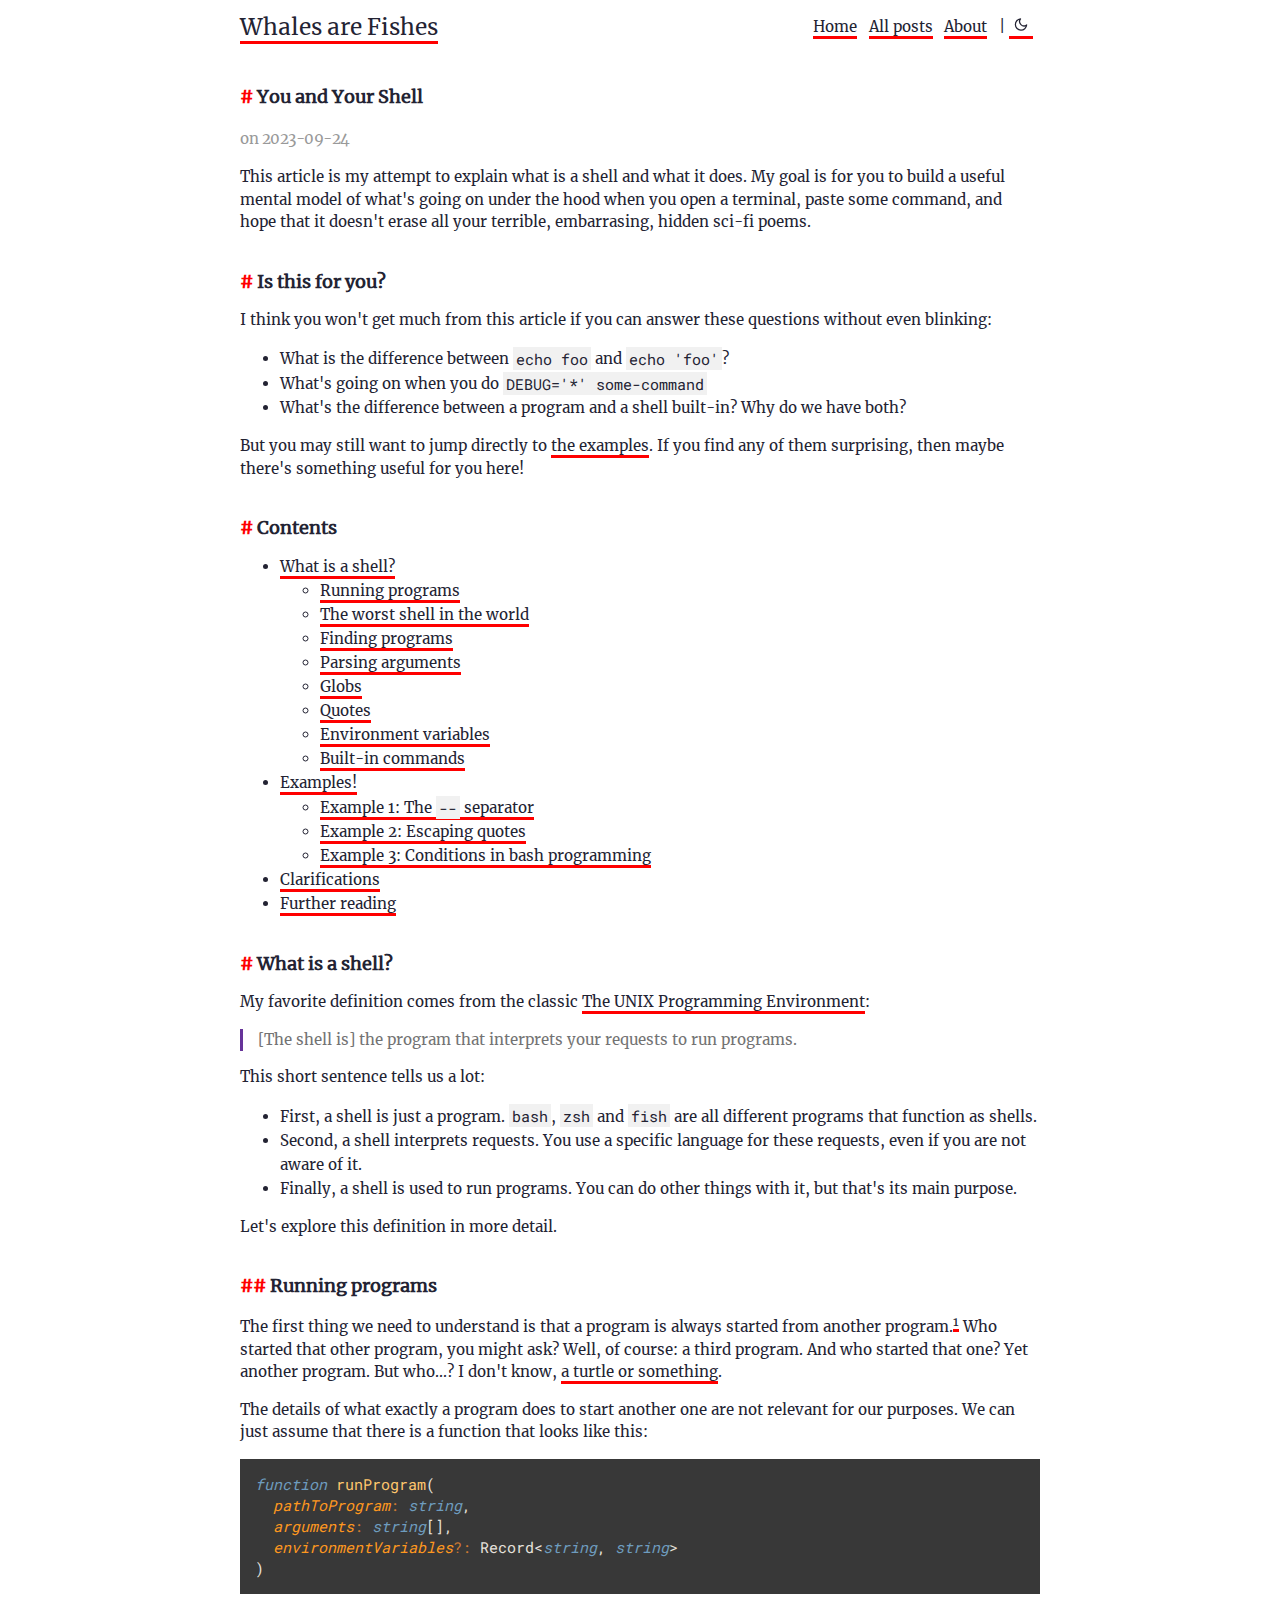
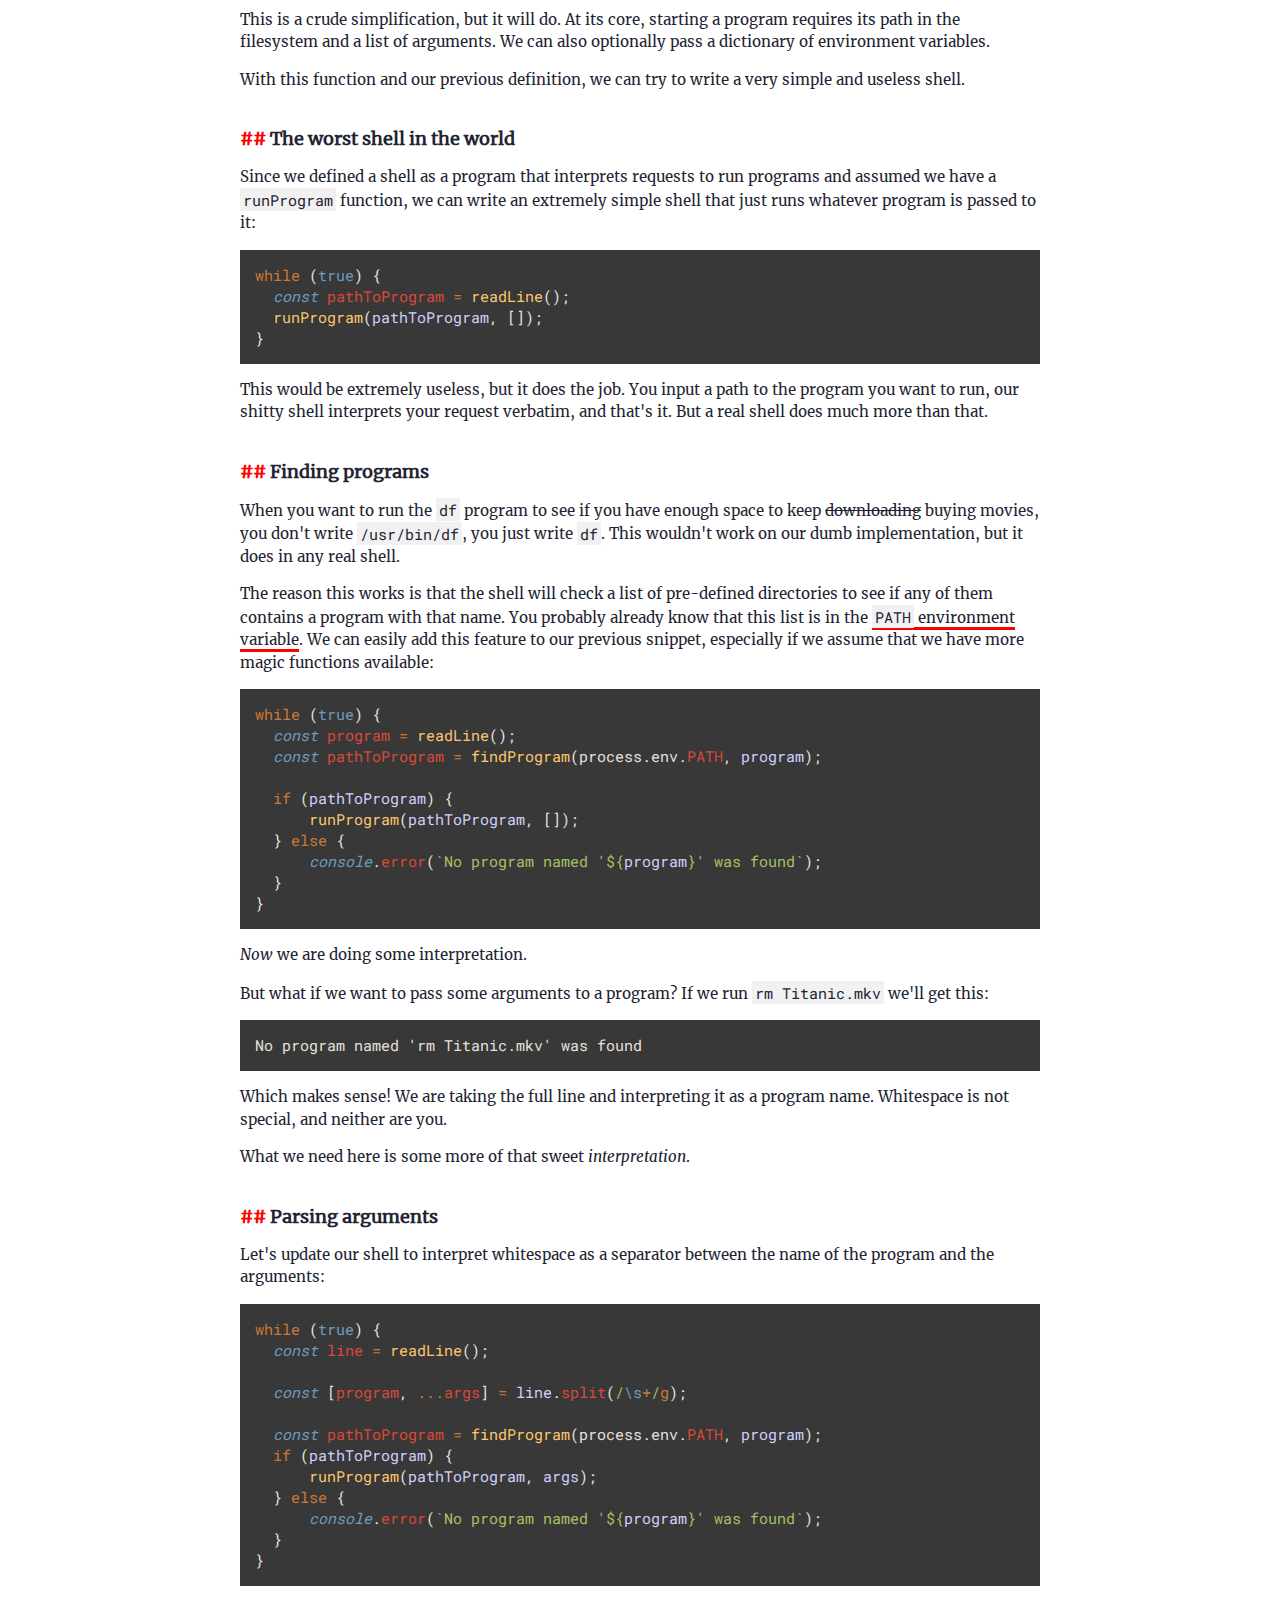
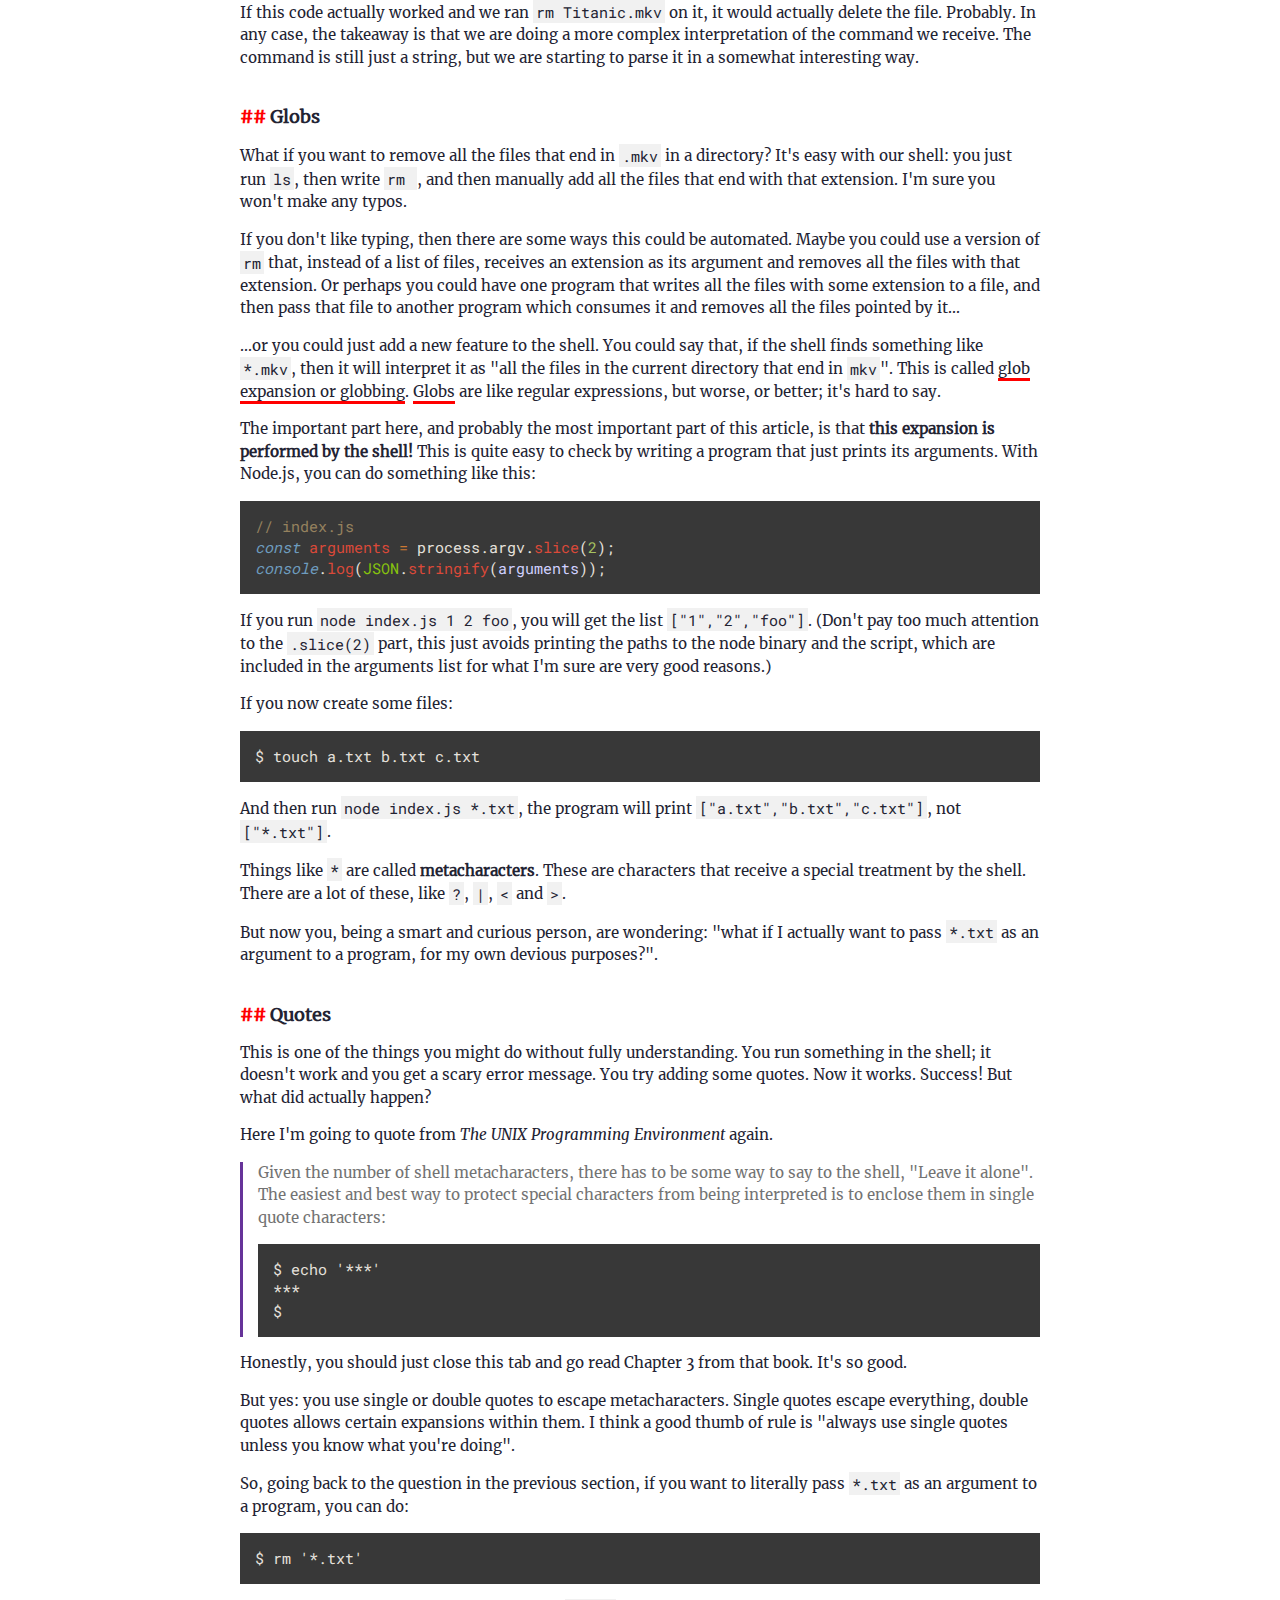
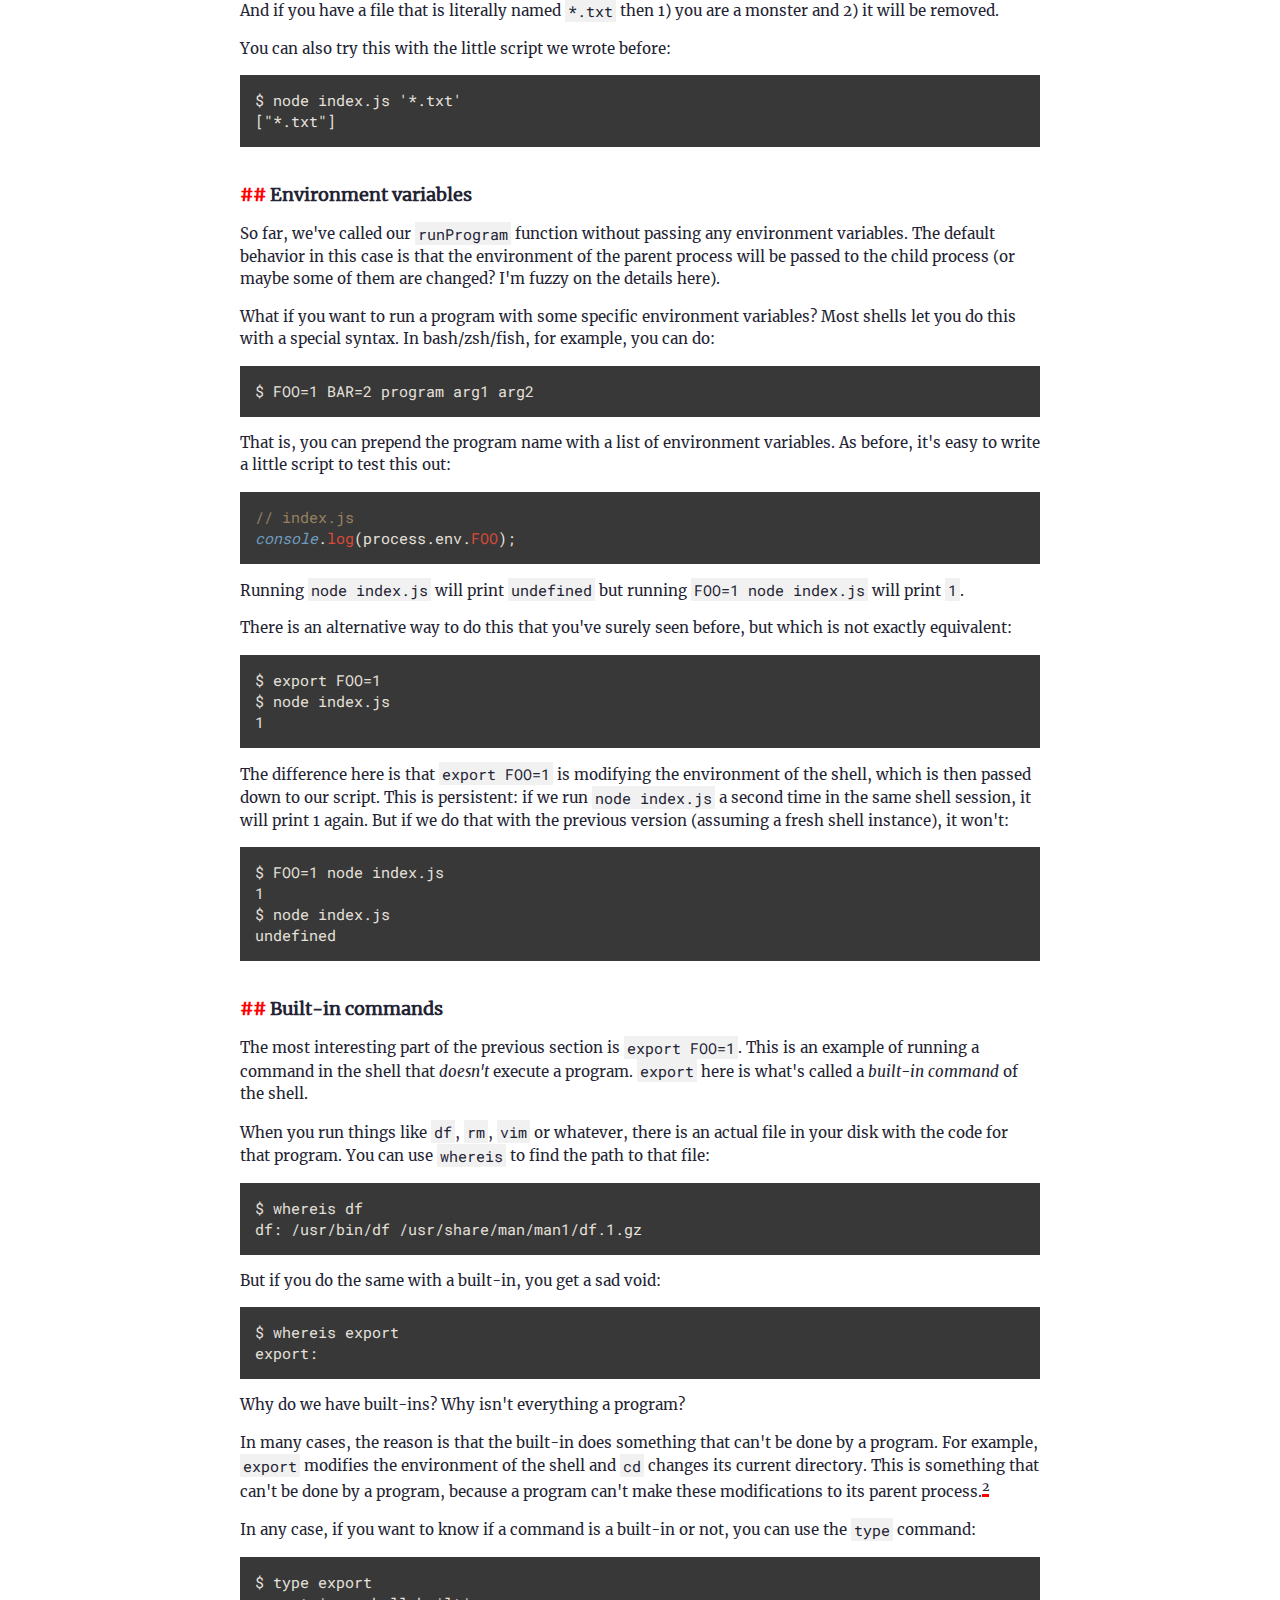
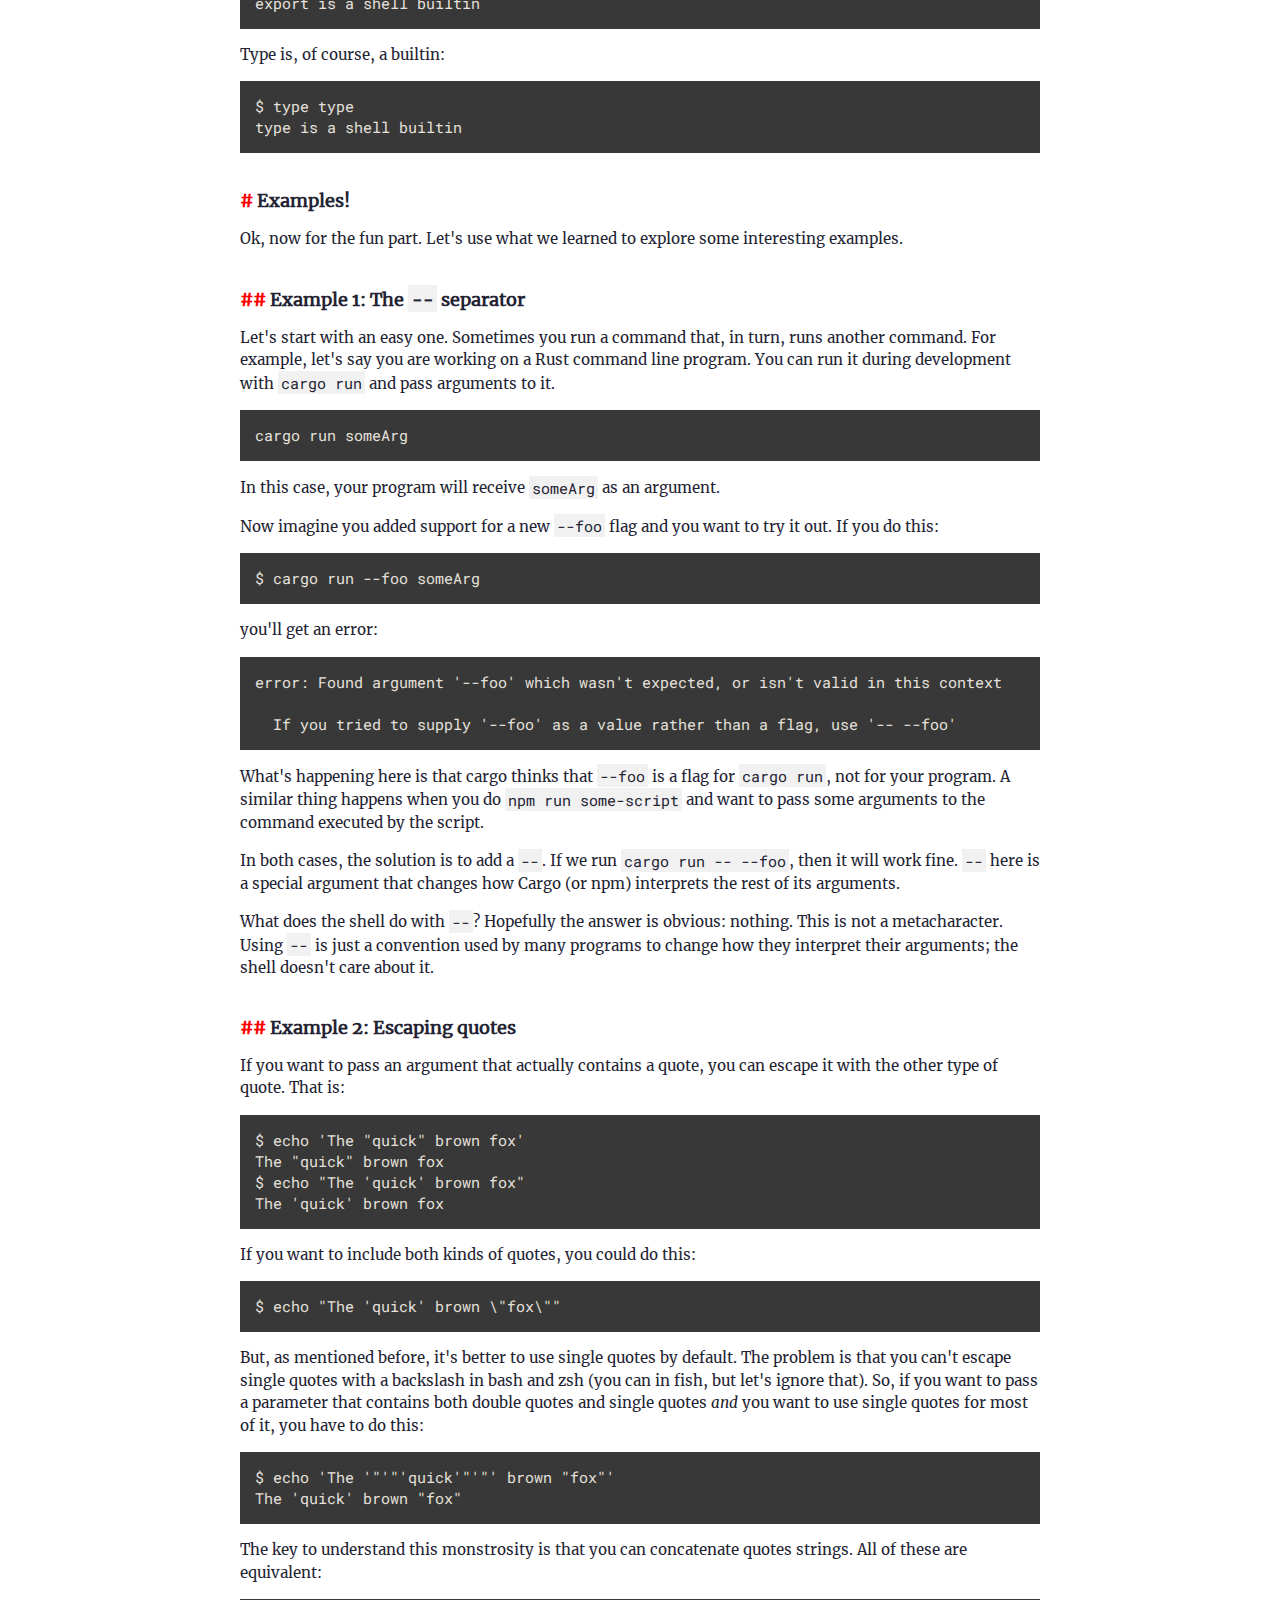
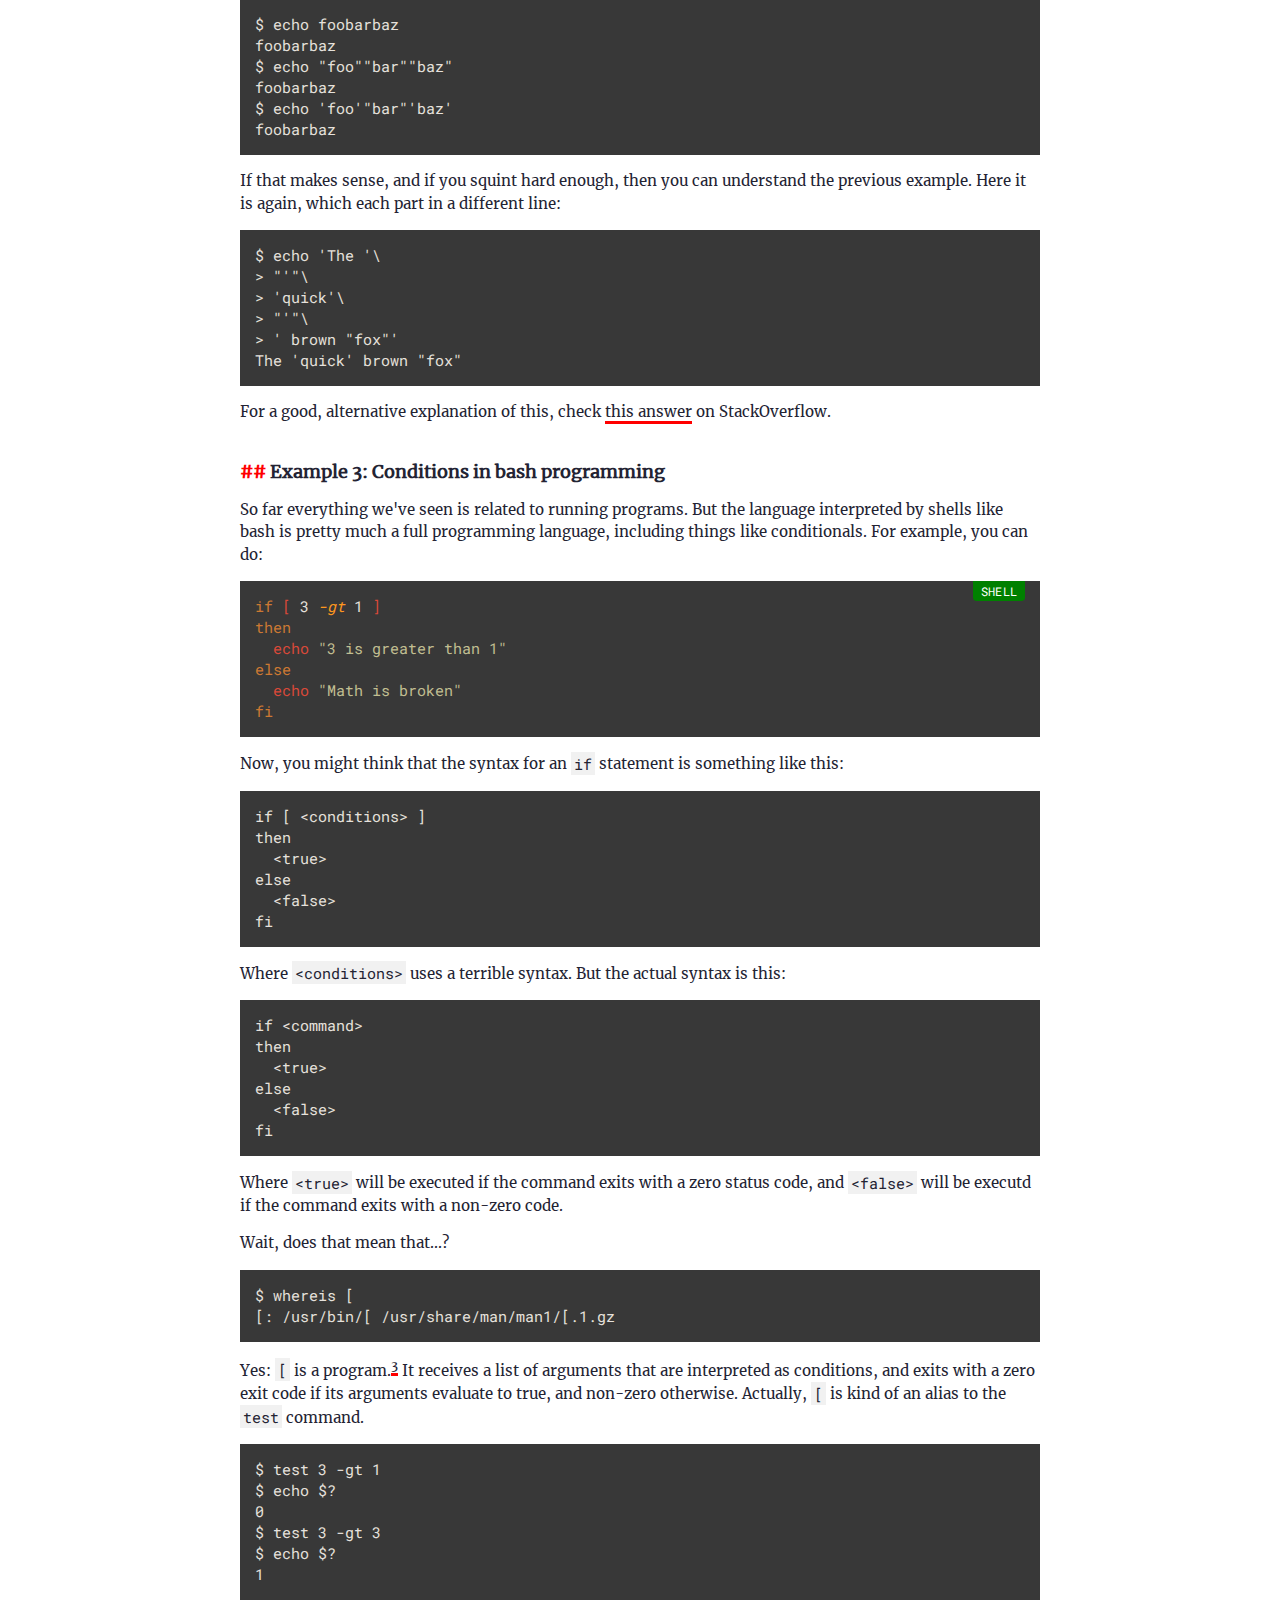
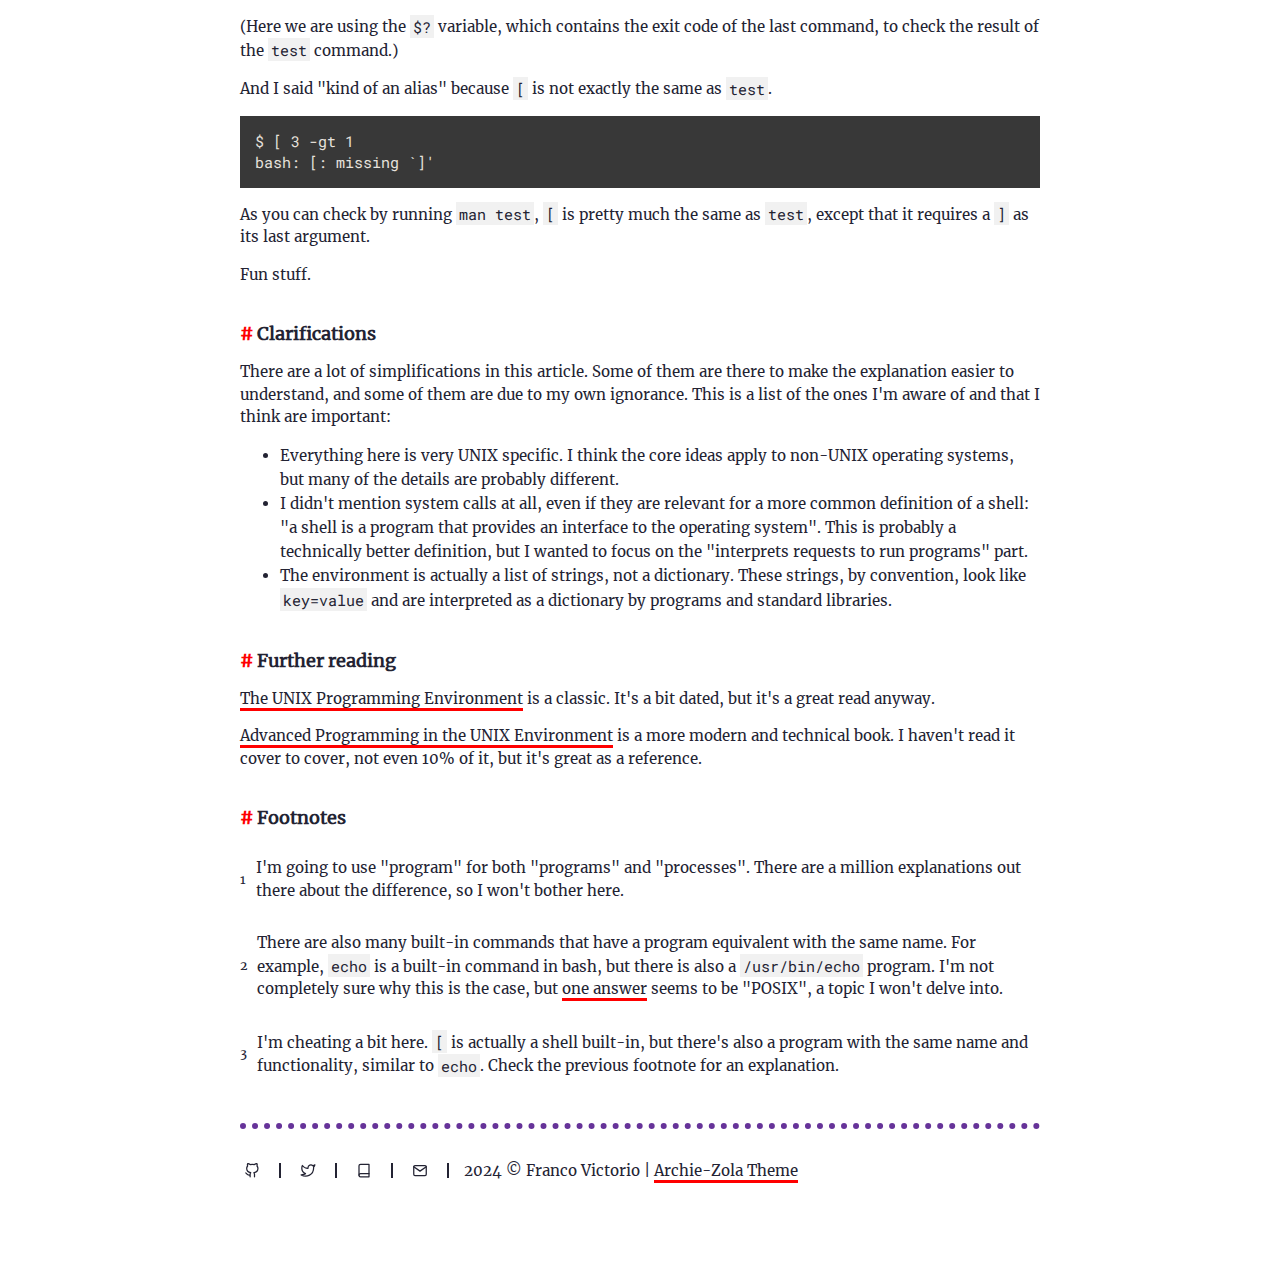
<file: posts/you-and-your-shell/index.html>
<!DOCTYPE html>
<html lang="en">
<head>
    <meta charset="UTF-8">
    <meta http-equiv="X-UA-Compatible" content="IE=edge">
    <meta name="viewport" content="width=device-width, initial-scale=1.0">
    

    
        <title>
             You and Your Shell
            
        </title>

        
            <meta property="og:title" content="You and Your Shell" />
        
    

    
        
            <meta property="og:description" content="What is a shell? Baby don&#x27;t glob me." />
        
    

    
        
            <meta name="description" content="What is a shell? Baby don&#x27;t glob me." />
        
    

    
         <link rel="icon" type="image/png" href=&#x2F;icon&#x2F;favicon.png />
    

    

    
        <!-- Global site tag (gtag.js) - Google Analytics -->
        <script async src="https://www.googletagmanager.com/gtag/js?id=G-7N26802D9C"></script>
        <script>
            window.dataLayer = window.dataLayer || [];
            function gtag(){dataLayer.push(arguments);}
            gtag('js', new Date());

            gtag('config', 'G-7N26802D9C');
        </script>
    

    
    
        <script src=https://fvictorio.github.io/js/feather.min.js></script>
    


    
        <link href=https://fvictorio.github.io/css/fonts.css rel="stylesheet" />
    

    <link rel="stylesheet" type="text/css" media="screen" href=https://fvictorio.github.io/css/main.css />

    
        <link
            rel="stylesheet"
            id="darkModeStyle"
            type="text/css"
            href=https://fvictorio.github.io/css/dark.css
            
            
                disabled
            
        />
    


    


</head>


<body>
    <div class="content">
        <header>
    <div class="main" id="main_title">
        <a href=https:&#x2F;&#x2F;fvictorio.github.io&#x2F;>Whales are Fishes</a>
    </div>

    <nav>
        
            <a href=&#x2F;>Home</a>
        
            <a href=&#x2F;posts>All posts</a>
        
            <a href=&#x2F;about>About</a>
        

        

        
            | <a id="dark-mode-toggle" onclick="toggleTheme()" href=""></a>
            <script src=https://fvictorio.github.io/js/themetoggle.js></script>
        
    </nav>
</header>


        
    
<main>
    <article>
        <div class="title">
            <h1 class="title">You and Your Shell</h1>
            <div class="meta">
                
                
                    on  2023-09-24
                

                
            </div>
        </div>

        

        <section class="body">
            <p>This article is my attempt to explain what is a shell and what it does. My goal is for you to build a useful mental model of what's going on under the hood when you open a terminal, paste some command, and hope that it doesn't erase all your terrible, embarrasing, hidden sci-fi poems.</p>
<h1 id="is-this-for-you">Is this for you?</h1>
<p>I think you won't get much from this article if you can answer these questions without even blinking:</p>
<ul>
<li>What is the difference between <code>echo foo</code> and <code>echo 'foo'</code>?</li>
<li>What's going on when you do <code>DEBUG='*' some-command</code></li>
<li>What's the difference between a program and a shell built-in? Why do we have both?</li>
</ul>
<p>But you may still want to jump directly to <a href="https://fvictorio.github.io/posts/you-and-your-shell/#examples">the examples</a>. If you find any of them surprising, then maybe there's something useful for you here!</p>
<h1 id="contents">Contents</h1>
<ul>
<li><a href="https://fvictorio.github.io/posts/you-and-your-shell/#what-is-a-shell">What is a shell?</a>
<ul>
<li><a href="https://fvictorio.github.io/posts/you-and-your-shell/#running-programs">Running programs</a></li>
<li><a href="https://fvictorio.github.io/posts/you-and-your-shell/#the-worst-shell-in-the-world">The worst shell in the world</a></li>
<li><a href="https://fvictorio.github.io/posts/you-and-your-shell/#finding-programs">Finding programs</a></li>
<li><a href="https://fvictorio.github.io/posts/you-and-your-shell/#parsing-arguments">Parsing arguments</a></li>
<li><a href="https://fvictorio.github.io/posts/you-and-your-shell/#globs">Globs</a></li>
<li><a href="https://fvictorio.github.io/posts/you-and-your-shell/#quotes">Quotes</a></li>
<li><a href="https://fvictorio.github.io/posts/you-and-your-shell/#environment-variables">Environment variables</a></li>
<li><a href="https://fvictorio.github.io/posts/you-and-your-shell/#built-in-commands">Built-in commands</a></li>
</ul>
</li>
<li><a href="https://fvictorio.github.io/posts/you-and-your-shell/#examples">Examples!</a>
<ul>
<li><a href="https://fvictorio.github.io/posts/you-and-your-shell/#example-1-the-separator">Example 1: The <code>--</code> separator</a></li>
<li><a href="https://fvictorio.github.io/posts/you-and-your-shell/#example-2-escaping-quotes">Example 2: Escaping quotes</a></li>
<li><a href="https://fvictorio.github.io/posts/you-and-your-shell/#example-3-conditions-in-bash-programming">Example 3: Conditions in bash programming</a></li>
</ul>
</li>
<li><a href="https://fvictorio.github.io/posts/you-and-your-shell/#clarifications">Clarifications</a></li>
<li><a href="https://fvictorio.github.io/posts/you-and-your-shell/#further-reading">Further reading</a></li>
</ul>
<h1 id="what-is-a-shell">What is a shell?</h1>
<p>My favorite definition comes from the classic <a href="https://en.wikipedia.org/wiki/The_Unix_Programming_Environment">The UNIX Programming Environment</a>:</p>
<blockquote>
<p>[The shell is] the program that interprets your requests to run programs.</p>
</blockquote>
<p>This short sentence tells us a lot:</p>
<ul>
<li>First, a shell is just a program. <code>bash</code>, <code>zsh</code> and <code>fish</code> are all different programs that function as shells.</li>
<li>Second, a shell interprets requests. You use a specific language for these requests, even if you are not aware of it.</li>
<li>Finally, a shell is used to run programs. You can do other things with it, but that's its main purpose.</li>
</ul>
<p>Let's explore this definition in more detail.</p>
<h2 id="running-programs">Running programs</h2>
<p>The first thing we need to understand is that a program is always started from another program.<sup class="footnote-reference"><a href="#1">1</a></sup> Who started that other program, you might ask? Well, of course: a third program. And who started that one? Yet another program. But who...? I don't know, <a href="https://en.wikipedia.org/wiki/Init">a turtle or something</a>.</p>
<p>The details of what exactly a program does to start another one are not relevant for our purposes. We can just assume that there is a function that looks like this:</p>
<pre data-lang="typescript" style="background-color:#383838;color:#e6e1dc;" class="language-typescript "><code class="language-typescript" data-lang="typescript"><span style="font-style:italic;color:#6e9cbe;">function </span><span style="color:#ffc66d;">runProgram</span><span>(
</span><span>  </span><span style="font-style:italic;color:#fd971f;">pathToProgram</span><span style="color:#cc7833;">: </span><span style="font-style:italic;color:#6e9cbe;">string</span><span>,
</span><span>  </span><span style="font-style:italic;color:#fd971f;">arguments</span><span style="color:#cc7833;">: </span><span style="font-style:italic;color:#6e9cbe;">string</span><span>[],
</span><span>  </span><span style="font-style:italic;color:#fd971f;">environmentVariables</span><span style="color:#cc7833;">?: </span><span>Record&lt;</span><span style="font-style:italic;color:#6e9cbe;">string</span><span>, </span><span style="font-style:italic;color:#6e9cbe;">string</span><span>&gt;
</span><span>)
</span></code></pre>
<p>This is a crude simplification, but it will do. At its core, starting a program requires its path in the filesystem and a list of arguments. We can also optionally pass a dictionary of environment variables.</p>
<p>With this function and our previous definition, we can try to write a very simple and useless shell.</p>
<h2 id="the-worst-shell-in-the-world">The worst shell in the world</h2>
<p>Since we defined a shell as a program that interprets requests to run programs and assumed we have a <code>runProgram</code> function, we can write an extremely simple shell that just runs whatever program is passed to it:</p>
<pre data-lang="typescript" style="background-color:#383838;color:#e6e1dc;" class="language-typescript "><code class="language-typescript" data-lang="typescript"><span style="color:#cc7833;">while </span><span>(</span><span style="color:#6e9cbe;">true</span><span>) {
</span><span>  </span><span style="font-style:italic;color:#6e9cbe;">const </span><span style="color:#da4939;">pathToProgram </span><span style="color:#cc7833;">= </span><span style="color:#ffc66d;">readLine</span><span>();
</span><span>  </span><span style="color:#ffc66d;">runProgram</span><span>(</span><span style="color:#d0d0ff;">pathToProgram</span><span>, []);
</span><span>}
</span></code></pre>
<p>This would be extremely useless, but it does the job. You input a path to the program you want to run, our shitty shell interprets your request verbatim, and that's it. But a real shell does much more than that.</p>
<h2 id="finding-programs">Finding programs</h2>
<p>When you want to run the <code>df</code> program to see if you have enough space to keep <del>downloading</del> buying movies, you don't write <code>/usr/bin/df</code>, you just write <code>df</code>. This wouldn't work on our dumb implementation, but it does in any real shell.</p>
<p>The reason this works is that the shell will check a list of pre-defined directories to see if any of them contains a program with that name. You probably already know that this list is in the <a href="https://en.wikipedia.org/wiki/PATH_(variable)"><code>PATH</code> environment variable</a>. We can easily add this feature to our previous snippet, especially if we assume that we have more magic functions available:</p>
<pre data-lang="typescript" style="background-color:#383838;color:#e6e1dc;" class="language-typescript "><code class="language-typescript" data-lang="typescript"><span style="color:#cc7833;">while </span><span>(</span><span style="color:#6e9cbe;">true</span><span>) {
</span><span>  </span><span style="font-style:italic;color:#6e9cbe;">const </span><span style="color:#da4939;">program </span><span style="color:#cc7833;">= </span><span style="color:#ffc66d;">readLine</span><span>();
</span><span>  </span><span style="font-style:italic;color:#6e9cbe;">const </span><span style="color:#da4939;">pathToProgram </span><span style="color:#cc7833;">= </span><span style="color:#ffc66d;">findProgram</span><span>(process.env.</span><span style="color:#da4939;">PATH</span><span>, </span><span style="color:#d0d0ff;">program</span><span>);
</span><span>
</span><span>  </span><span style="color:#cc7833;">if </span><span>(</span><span style="color:#d0d0ff;">pathToProgram</span><span>) {
</span><span>      </span><span style="color:#ffc66d;">runProgram</span><span>(</span><span style="color:#d0d0ff;">pathToProgram</span><span>, []);
</span><span>  } </span><span style="color:#cc7833;">else </span><span>{
</span><span>      </span><span style="font-style:italic;color:#6e9cbe;">console</span><span>.</span><span style="color:#da4939;">error</span><span>(</span><span style="color:#a5c261;">`No program named &#39;${</span><span style="color:#d0d0ff;">program</span><span style="color:#a5c261;">}&#39; was found`</span><span>);
</span><span>  }
</span><span>}
</span></code></pre>
<p><em>Now</em> we are doing some interpretation.</p>
<p>But what if we want to pass some arguments to a program? If we run <code>rm Titanic.mkv</code> we'll get this:</p>
<pre style="background-color:#383838;color:#e6e1dc;"><code><span>No program named &#39;rm Titanic.mkv&#39; was found
</span></code></pre>
<p>Which makes sense! We are taking the full line and interpreting it as a program name. Whitespace is not special, and neither are you.</p>
<p>What we need here is some more of that sweet <em>interpretation</em>.</p>
<h2 id="parsing-arguments">Parsing arguments</h2>
<p>Let's update our shell to interpret whitespace as a separator between the name of the program and the arguments:</p>
<pre data-lang="typescript" style="background-color:#383838;color:#e6e1dc;" class="language-typescript "><code class="language-typescript" data-lang="typescript"><span style="color:#cc7833;">while </span><span>(</span><span style="color:#6e9cbe;">true</span><span>) {
</span><span>  </span><span style="font-style:italic;color:#6e9cbe;">const </span><span style="color:#da4939;">line </span><span style="color:#cc7833;">= </span><span style="color:#ffc66d;">readLine</span><span>();
</span><span>
</span><span>  </span><span style="font-style:italic;color:#6e9cbe;">const </span><span>[</span><span style="color:#da4939;">program</span><span>, </span><span style="color:#cc7833;">...</span><span style="color:#da4939;">args</span><span>] </span><span style="color:#cc7833;">= </span><span style="color:#d0d0ff;">line</span><span>.</span><span style="color:#da4939;">split</span><span>(</span><span style="color:#a5c261;">/</span><span style="color:#6d9cbe;">\s</span><span style="color:#cc7833;">+</span><span style="color:#a5c261;">/</span><span style="color:#cc7833;">g</span><span>);
</span><span>
</span><span>  </span><span style="font-style:italic;color:#6e9cbe;">const </span><span style="color:#da4939;">pathToProgram </span><span style="color:#cc7833;">= </span><span style="color:#ffc66d;">findProgram</span><span>(process.env.</span><span style="color:#da4939;">PATH</span><span>, </span><span style="color:#d0d0ff;">program</span><span>);
</span><span>  </span><span style="color:#cc7833;">if </span><span>(</span><span style="color:#d0d0ff;">pathToProgram</span><span>) {
</span><span>      </span><span style="color:#ffc66d;">runProgram</span><span>(</span><span style="color:#d0d0ff;">pathToProgram</span><span>, </span><span style="color:#d0d0ff;">args</span><span>);
</span><span>  } </span><span style="color:#cc7833;">else </span><span>{
</span><span>      </span><span style="font-style:italic;color:#6e9cbe;">console</span><span>.</span><span style="color:#da4939;">error</span><span>(</span><span style="color:#a5c261;">`No program named &#39;${</span><span style="color:#d0d0ff;">program</span><span style="color:#a5c261;">}&#39; was found`</span><span>);
</span><span>  }
</span><span>}
</span></code></pre>
<p>If this code actually worked and we ran <code>rm Titanic.mkv</code> on it, it would actually delete the file. Probably. In any case, the takeaway is that we are doing a more complex interpretation of the command we receive. The command is still just a string, but we are starting to parse it in a somewhat interesting way.</p>
<h2 id="globs">Globs</h2>
<p>What if you want to remove all the files that end in <code>.mkv</code> in a directory? It's easy with our shell: you just run <code>ls</code>, then write <code>rm </code>, and then manually add all the files that end with that extension. I'm sure you won't make any typos.</p>
<p>If you don't like typing, then there are some ways this could be automated. Maybe you could use a version of <code>rm</code> that, instead of a list of files, receives an extension as its argument and removes all the files with that extension. Or perhaps you could have one program that writes all the files with some extension to a file, and then pass that file to another program which consumes it and removes all the files pointed by it...</p>
<p>...or you could just add a new feature to the shell. You could say that, if the shell finds something like <code>*.mkv</code>, then it will interpret it as &quot;all the files in the current directory that end in <code>mkv</code>&quot;. This is called <a href="https://tldp.org/LDP/abs/html/globbingref.html">glob expansion or globbing</a>. <a href="https://en.wikipedia.org/wiki/Glob_(programming)">Globs</a> are like regular expressions, but worse, or better; it's hard to say.</p>
<p>The important part here, and probably the most important part of this article, is that <strong>this expansion is performed by the shell!</strong> This is quite easy to check by writing a program that just prints its arguments. With Node.js, you can do something like this:</p>
<pre data-lang="typescript" style="background-color:#383838;color:#e6e1dc;" class="language-typescript "><code class="language-typescript" data-lang="typescript"><span style="color:#95815e;">// index.js
</span><span style="font-style:italic;color:#6e9cbe;">const </span><span style="color:#da4939;">arguments </span><span style="color:#cc7833;">= </span><span>process.argv.</span><span style="color:#da4939;">slice</span><span>(</span><span style="color:#a5c261;">2</span><span>);
</span><span style="font-style:italic;color:#6e9cbe;">console</span><span>.</span><span style="color:#da4939;">log</span><span>(</span><span style="color:#86c20e;">JSON</span><span>.</span><span style="color:#da4939;">stringify</span><span>(</span><span style="color:#d0d0ff;">arguments</span><span>));
</span></code></pre>
<p>If you run <code>node index.js 1 2 foo</code>, you will get the list <code>[&quot;1&quot;,&quot;2&quot;,&quot;foo&quot;]</code>. (Don't pay too much attention to the <code>.slice(2)</code> part, this just avoids printing the paths to the node binary and the script, which are included in the arguments list for what I'm sure are very good reasons.)</p>
<p>If you now create some files:</p>
<pre data-lang="txt" style="background-color:#383838;color:#e6e1dc;" class="language-txt "><code class="language-txt" data-lang="txt"><span>$ touch a.txt b.txt c.txt
</span></code></pre>
<p>And then run <code>node index.js *.txt</code>, the program will print <code>[&quot;a.txt&quot;,&quot;b.txt&quot;,&quot;c.txt&quot;]</code>, not <code>[&quot;*.txt&quot;]</code>.</p>
<p>Things like <code>*</code> are called <strong>metacharacters</strong>. These are characters that receive a special treatment by the shell. There are a lot of these, like <code>?</code>, <code>|</code>, <code>&lt;</code> and <code>&gt;</code>.</p>
<p>But now you, being a smart and curious person, are wondering: &quot;what if I actually want to pass <code>*.txt</code> as an argument to a program, for my own devious purposes?&quot;.</p>
<h2 id="quotes">Quotes</h2>
<p>This is one of the things you might do without fully understanding. You run something in the shell; it doesn't work and you get a scary error message. You try adding some quotes. Now it works. Success! But what did actually happen?</p>
<p>Here I'm going to quote from <em>The UNIX Programming Environment</em> again.</p>
<blockquote>
<p>Given the number of shell metacharacters, there has to be some way to say to the shell, &quot;Leave it alone&quot;. The easiest and best way to protect special characters from being interpreted is to enclose them in single quote characters:</p>
<pre style="background-color:#383838;color:#e6e1dc;"><code><span>$ echo &#39;***&#39;
</span><span>***
</span><span>$
</span></code></pre>
</blockquote>
<p>Honestly, you should just close this tab and go read Chapter 3 from that book. It's so good.</p>
<p>But yes: you use single or double quotes to escape metacharacters. Single quotes escape everything, double quotes allows certain expansions within them. I think a good thumb of rule is &quot;always use single quotes unless you know what you're doing&quot;.</p>
<p>So, going back to the question in the previous section, if you want to literally pass <code>*.txt</code> as an argument to a program, you can do:</p>
<pre style="background-color:#383838;color:#e6e1dc;"><code><span>$ rm &#39;*.txt&#39;
</span></code></pre>
<p>And if you have a file that is literally named <code>*.txt</code> then 1) you are a monster and 2) it will be removed.</p>
<p>You can also try this with the little script we wrote before:</p>
<pre style="background-color:#383838;color:#e6e1dc;"><code><span>$ node index.js &#39;*.txt&#39;
</span><span>[&quot;*.txt&quot;]
</span></code></pre>
<h2 id="environment-variables">Environment variables</h2>
<p>So far, we've called our <code>runProgram</code> function without passing any environment variables. The default behavior in this case is that the environment of the parent process will be passed to the child process (or maybe some of them are changed? I'm fuzzy on the details here).</p>
<p>What if you want to run a program with some specific environment variables? Most shells let you do this with a special syntax. In bash/zsh/fish, for example, you can do:</p>
<pre style="background-color:#383838;color:#e6e1dc;"><code><span>$ FOO=1 BAR=2 program arg1 arg2
</span></code></pre>
<p>That is, you can prepend the program name with a list of environment variables. As before, it's easy to write a little script to test this out:</p>
<pre data-lang="typescript" style="background-color:#383838;color:#e6e1dc;" class="language-typescript "><code class="language-typescript" data-lang="typescript"><span style="color:#95815e;">// index.js
</span><span style="font-style:italic;color:#6e9cbe;">console</span><span>.</span><span style="color:#da4939;">log</span><span>(process.env.</span><span style="color:#da4939;">FOO</span><span>);
</span></code></pre>
<p>Running <code>node index.js</code> will print <code>undefined</code> but running <code>FOO=1 node index.js</code> will print <code>1</code>.</p>
<p>There is an alternative way to do this that you've surely seen before, but which is not exactly equivalent:</p>
<pre style="background-color:#383838;color:#e6e1dc;"><code><span>$ export FOO=1
</span><span>$ node index.js
</span><span>1
</span></code></pre>
<p>The difference here is that <code>export FOO=1</code> is modifying the environment of the shell, which is then passed down to our script. This is persistent: if we run <code>node index.js</code> a second time in the same shell session, it will print 1 again. But if we do that with the previous version (assuming a fresh shell instance), it won't:</p>
<pre style="background-color:#383838;color:#e6e1dc;"><code><span>$ FOO=1 node index.js
</span><span>1
</span><span>$ node index.js
</span><span>undefined
</span></code></pre>
<h2 id="built-in-commands">Built-in commands</h2>
<p>The most interesting part of the previous section is <code>export FOO=1</code>. This is an example of running a command in the shell that <em>doesn't</em> execute a program. <code>export</code> here is what's called a <em>built-in command</em> of the shell.</p>
<p>When you run things like <code>df</code>, <code>rm</code>, <code>vim</code> or whatever, there is an actual file in your disk with the code for that program. You can use <code>whereis</code> to find the path to that file:</p>
<pre style="background-color:#383838;color:#e6e1dc;"><code><span>$ whereis df
</span><span>df: /usr/bin/df /usr/share/man/man1/df.1.gz
</span></code></pre>
<p>But if you do the same with a built-in, you get a sad void:</p>
<pre style="background-color:#383838;color:#e6e1dc;"><code><span>$ whereis export
</span><span>export:
</span></code></pre>
<p>Why do we have built-ins? Why isn't everything a program?</p>
<p>In many cases, the reason is that the built-in does something that can't be done by a program. For example, <code>export</code> modifies the environment of the shell and <code>cd</code> changes its current directory. This is something that can't be done by a program, because a program can't make these modifications to its parent process.<sup class="footnote-reference"><a href="#2">2</a></sup></p>
<p>In any case, if you want to know if a command is a built-in or not, you can use the <code>type</code> command:</p>
<pre style="background-color:#383838;color:#e6e1dc;"><code><span>$ type export
</span><span>export is a shell builtin
</span></code></pre>
<p>Type is, of course, a builtin:</p>
<pre style="background-color:#383838;color:#e6e1dc;"><code><span>$ type type
</span><span>type is a shell builtin
</span></code></pre>
<h1 id="examples">Examples!</h1>
<p>Ok, now for the fun part. Let's use what we learned to explore some interesting examples.</p>
<h2 id="example-1-the-separator">Example 1: The <code>--</code> separator</h2>
<p>Let's start with an easy one. Sometimes you run a command that, in turn, runs another command. For example, let's say you are working on a Rust command line program. You can run it during development with <code>cargo run</code> and pass arguments to it.</p>
<pre style="background-color:#383838;color:#e6e1dc;"><code><span>cargo run someArg
</span></code></pre>
<p>In this case, your program will receive <code>someArg</code> as an argument.</p>
<p>Now imagine you added support for a new <code>--foo</code> flag and you want to try it out. If you do this:</p>
<pre style="background-color:#383838;color:#e6e1dc;"><code><span>$ cargo run --foo someArg
</span></code></pre>
<p>you'll get an error:</p>
<pre style="background-color:#383838;color:#e6e1dc;"><code><span>error: Found argument &#39;--foo&#39; which wasn&#39;t expected, or isn&#39;t valid in this context
</span><span>
</span><span>  If you tried to supply &#39;--foo&#39; as a value rather than a flag, use &#39;-- --foo&#39;
</span></code></pre>
<p>What's happening here is that cargo thinks that <code>--foo</code> is a flag for <code>cargo run</code>, not for your program. A similar thing happens when you do <code>npm run some-script</code> and want to pass some arguments to the command executed by the script.</p>
<p>In both cases, the solution is to add a <code>--</code>. If we run <code>cargo run -- --foo</code>, then it will work fine. <code>--</code> here is a special argument that changes how Cargo (or npm) interprets the rest of its arguments.</p>
<p>What does the shell do with <code>--</code>? Hopefully the answer is obvious: nothing. This is not a metacharacter. Using <code>--</code> is just a convention used by many programs to change how they interpret their arguments; the shell doesn't care about it.</p>
<h2 id="example-2-escaping-quotes">Example 2: Escaping quotes</h2>
<p>If you want to pass an argument that actually contains a quote, you can escape it with the other type of quote. That is:</p>
<pre style="background-color:#383838;color:#e6e1dc;"><code><span>$ echo &#39;The &quot;quick&quot; brown fox&#39;
</span><span>The &quot;quick&quot; brown fox
</span><span>$ echo &quot;The &#39;quick&#39; brown fox&quot;
</span><span>The &#39;quick&#39; brown fox
</span></code></pre>
<p>If you want to include both kinds of quotes, you could do this:</p>
<pre style="background-color:#383838;color:#e6e1dc;"><code><span>$ echo &quot;The &#39;quick&#39; brown \&quot;fox\&quot;&quot;
</span></code></pre>
<p>But, as mentioned before, it's better to use single quotes by default. The problem is that you can't escape single quotes with a backslash in bash and zsh (you can in fish, but let's ignore that). So, if you want to pass a parameter that contains both double quotes and single quotes <em>and</em> you want to use single quotes for most of it, you have to do this:</p>
<pre style="background-color:#383838;color:#e6e1dc;"><code><span>$ echo &#39;The &#39;&quot;&#39;&quot;&#39;quick&#39;&quot;&#39;&quot;&#39; brown &quot;fox&quot;&#39;
</span><span>The &#39;quick&#39; brown &quot;fox&quot;
</span></code></pre>
<p>The key to understand this monstrosity is that you can concatenate quotes strings. All of these are equivalent:</p>
<pre style="background-color:#383838;color:#e6e1dc;"><code><span>$ echo foobarbaz
</span><span>foobarbaz
</span><span>$ echo &quot;foo&quot;&quot;bar&quot;&quot;baz&quot;
</span><span>foobarbaz
</span><span>$ echo &#39;foo&#39;&quot;bar&quot;&#39;baz&#39;
</span><span>foobarbaz
</span></code></pre>
<p>If that makes sense, and if you squint hard enough, then you can understand the previous example. Here it is again, which each part in a different line:</p>
<pre style="background-color:#383838;color:#e6e1dc;"><code><span>$ echo &#39;The &#39;\
</span><span>&gt; &quot;&#39;&quot;\
</span><span>&gt; &#39;quick&#39;\
</span><span>&gt; &quot;&#39;&quot;\
</span><span>&gt; &#39; brown &quot;fox&quot;&#39;
</span><span>The &#39;quick&#39; brown &quot;fox&quot;
</span></code></pre>
<p>For a good, alternative explanation of this, check <a href="https://stackoverflow.com/a/1250279/3055448">this answer</a> on StackOverflow.</p>
<h2 id="example-3-conditions-in-bash-programming">Example 3: Conditions in bash programming</h2>
<p>So far everything we've seen is related to running programs. But the language interpreted by shells like bash is pretty much a full programming language, including things like conditionals. For example, you can do:</p>
<pre data-lang="bash" style="background-color:#383838;color:#e6e1dc;" class="language-bash "><code class="language-bash" data-lang="bash"><span style="color:#cc7833;">if </span><span style="color:#da4939;">[</span><span> 3 </span><span style="font-style:italic;color:#fd971f;">-gt</span><span> 1 </span><span style="color:#da4939;">]
</span><span style="color:#cc7833;">then
</span><span>  </span><span style="color:#da4939;">echo </span><span style="color:#c1be91;">&quot;3 is greater than 1&quot;
</span><span style="color:#cc7833;">else
</span><span>  </span><span style="color:#da4939;">echo </span><span style="color:#c1be91;">&quot;Math is broken&quot;
</span><span style="color:#cc7833;">fi
</span></code></pre>
<p>Now, you might think that the syntax for an <code>if</code> statement is something like this:</p>
<pre style="background-color:#383838;color:#e6e1dc;"><code><span>if [ &lt;conditions&gt; ]
</span><span>then
</span><span>  &lt;true&gt;
</span><span>else
</span><span>  &lt;false&gt;
</span><span>fi
</span></code></pre>
<p>Where <code>&lt;conditions&gt;</code> uses a terrible syntax. But the actual syntax is this:</p>
<pre style="background-color:#383838;color:#e6e1dc;"><code><span>if &lt;command&gt;
</span><span>then
</span><span>  &lt;true&gt;
</span><span>else
</span><span>  &lt;false&gt;
</span><span>fi
</span></code></pre>
<p>Where <code>&lt;true&gt;</code> will be executed if the command exits with a zero status code, and <code>&lt;false&gt;</code> will be executd if the command exits with a non-zero code.</p>
<p>Wait, does that mean that...?</p>
<pre style="background-color:#383838;color:#e6e1dc;"><code><span>$ whereis [
</span><span>[: /usr/bin/[ /usr/share/man/man1/[.1.gz
</span></code></pre>
<p>Yes: <code>[</code> is a program.<sup class="footnote-reference"><a href="#3">3</a></sup> It receives a list of arguments that are interpreted as conditions, and exits with a zero exit code if its arguments evaluate to true, and non-zero otherwise. Actually, <code>[</code> is kind of an alias to the <code>test</code> command.</p>
<pre style="background-color:#383838;color:#e6e1dc;"><code><span>$ test 3 -gt 1
</span><span>$ echo $?
</span><span>0
</span><span>$ test 3 -gt 3
</span><span>$ echo $?
</span><span>1
</span></code></pre>
<p>(Here we are using the <code>$?</code> variable, which contains the exit code of the last command, to check the result of the <code>test</code> command.)</p>
<p>And I said &quot;kind of an alias&quot; because <code>[</code> is not exactly the same as <code>test</code>.</p>
<pre style="background-color:#383838;color:#e6e1dc;"><code><span>$ [ 3 -gt 1
</span><span>bash: [: missing `]&#39;
</span></code></pre>
<p>As you can check by running <code>man test</code>, <code>[</code> is pretty much the same as <code>test</code>, except that it requires a <code>]</code> as its last argument.</p>
<p>Fun stuff.</p>
<h1 id="clarifications">Clarifications</h1>
<p>There are a lot of simplifications in this article. Some of them are there to make the explanation easier to understand, and some of them are due to my own ignorance. This is a list of the ones I'm aware of and that I think are important:</p>
<ul>
<li>Everything here is very UNIX specific. I think the core ideas apply to non-UNIX operating systems, but many of the details are probably different.</li>
<li>I didn't mention system calls at all, even if they are relevant for a more common definition of a shell: &quot;a shell is a program that provides an interface to the operating system&quot;. This is probably a technically better definition, but I wanted to focus on the &quot;interprets requests to run programs&quot; part.</li>
<li>The environment is actually a list of strings, not a dictionary. These strings, by convention, look like <code>key=value</code> and are interpreted as a dictionary by programs and standard libraries.</li>
</ul>
<h1 id="further-reading">Further reading</h1>
<p><a href="https://en.wikipedia.org/wiki/The_Unix_Programming_Environment">The UNIX Programming Environment</a> is a classic. It's a bit dated, but it's a great read anyway.</p>
<p><a href="https://en.wikipedia.org/wiki/Advanced_Programming_in_the_Unix_Environment">Advanced Programming in the UNIX Environment</a> is a more modern and technical book. I haven't read it cover to cover, not even 10% of it, but it's great as a reference.</p>
<h1 id="footnotes">Footnotes</h1>
<div class="footnote-definition" id="1"><sup class="footnote-definition-label">1</sup>
<p>I'm going to use &quot;program&quot; for both &quot;programs&quot; and &quot;processes&quot;. There are a million explanations out there about the difference, so I won't bother here.</p>
</div>
<div class="footnote-definition" id="2"><sup class="footnote-definition-label">2</sup>
<p>There are also many built-in commands that have a program equivalent with the same name. For example, <code>echo</code> is a built-in command in bash, but there is also a <code>/usr/bin/echo</code> program. I'm not completely sure why this is the case, but <a href="https://stackoverflow.com/a/76727697/3055448">one answer</a> seems to be &quot;POSIX&quot;, a topic I won't delve into.</p>
</div>
<div class="footnote-definition" id="3"><sup class="footnote-definition-label">3</sup>
<p>I'm cheating a bit here. <code>[</code> is actually a shell built-in, but there's also a program with the same name and functionality, similar to <code>echo</code>. Check the previous footnote for an explanation.</p>
</div>

        </section>

        

    </article>
</main>



        <footer>
  <div style="display:flex">
    
        <a class="soc" href=https:&#x2F;&#x2F;github.com&#x2F;fvictorio title=GitHub>
            <i data-feather=github></i>
        </a>
    
        <a class="soc" href=https:&#x2F;&#x2F;twitter.com&#x2F;fvictorio_nan title=Twitter>
            <i data-feather=twitter></i>
        </a>
    
        <a class="soc" href=https:&#x2F;&#x2F;goodreads.com&#x2F;fvictorio title=Goodreads>
            <i data-feather=book></i>
        </a>
    
        <a class="soc" href=mailto:victorio.franco@gmail.com title=Email>
            <i data-feather=mail></i>
        </a>
    
  </div>
  <div class="footer-info">
    2024 © Franco Victorio | <a
      href="https://github.com/XXXMrG/archie-zola">Archie-Zola Theme</a>
  </div>
</footer>


<script>
    feather.replace();
</script>


    </div>
</body>

</html>
</file>
